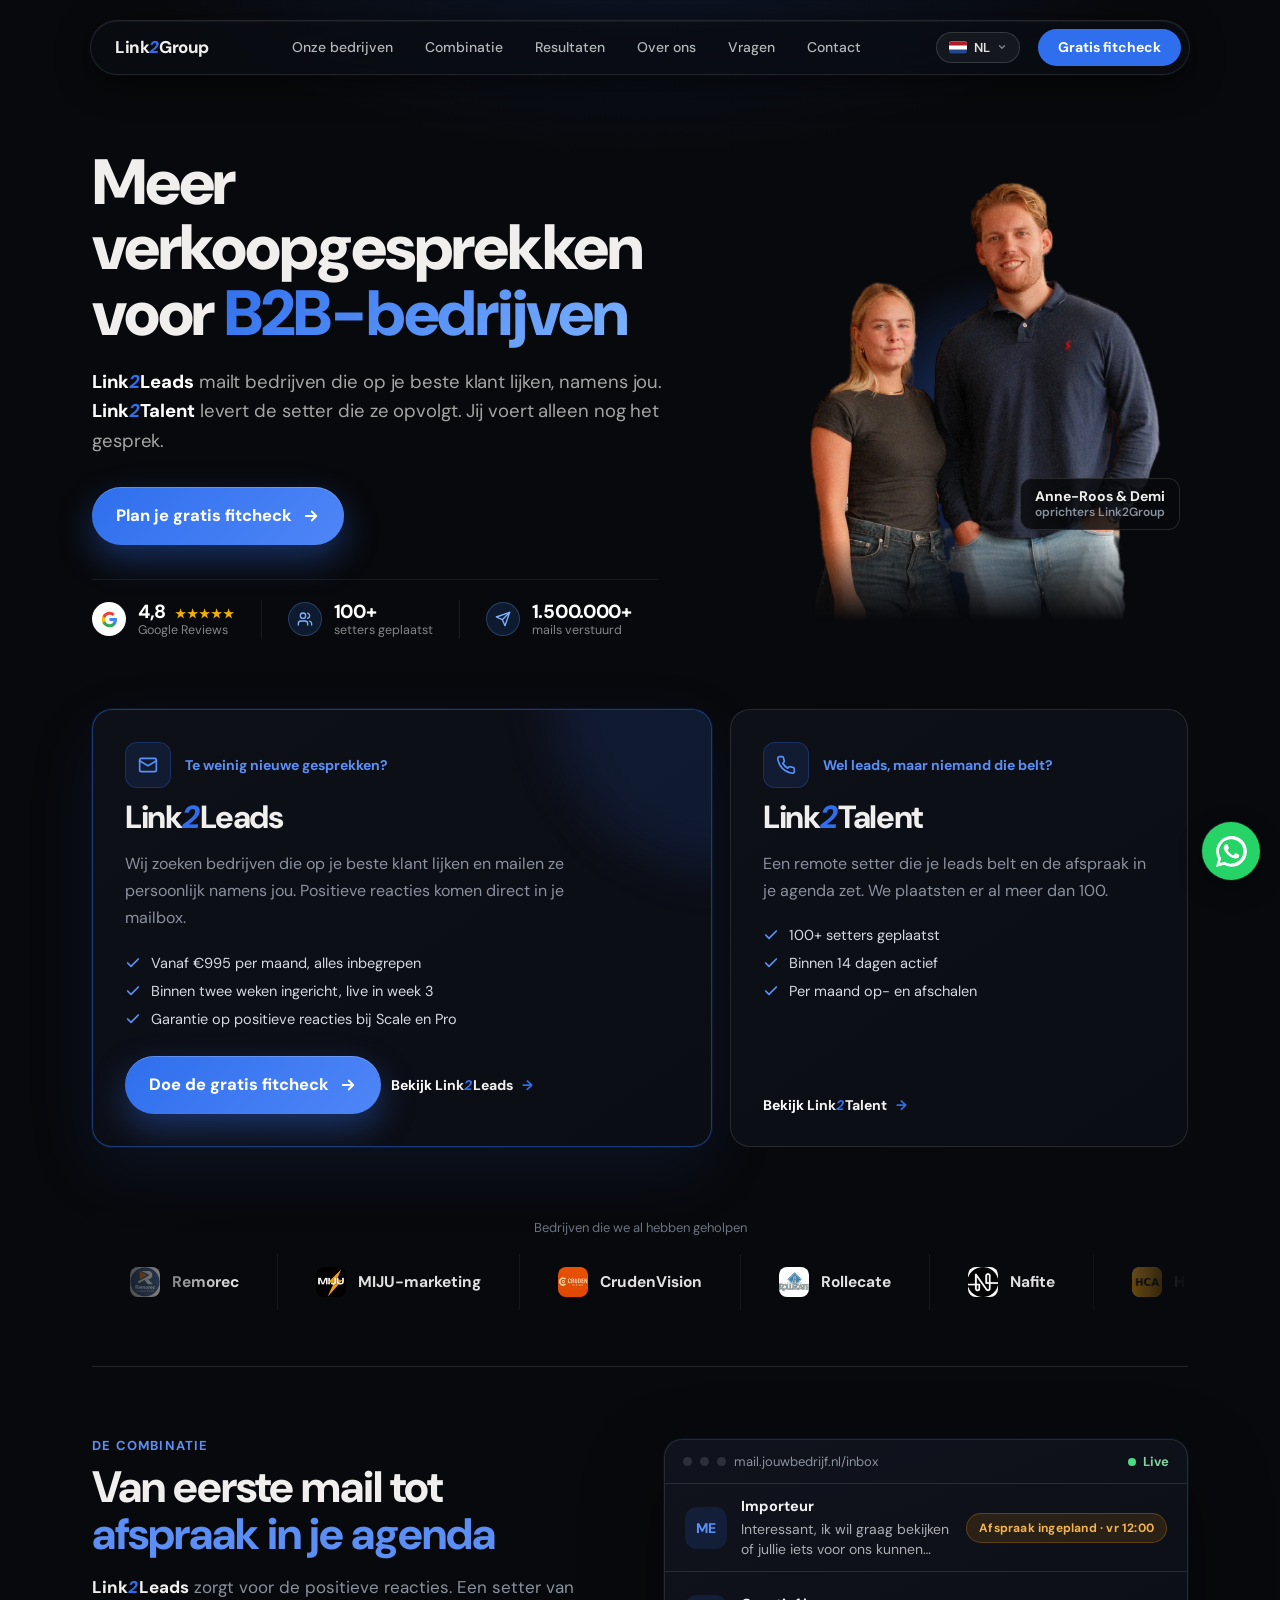
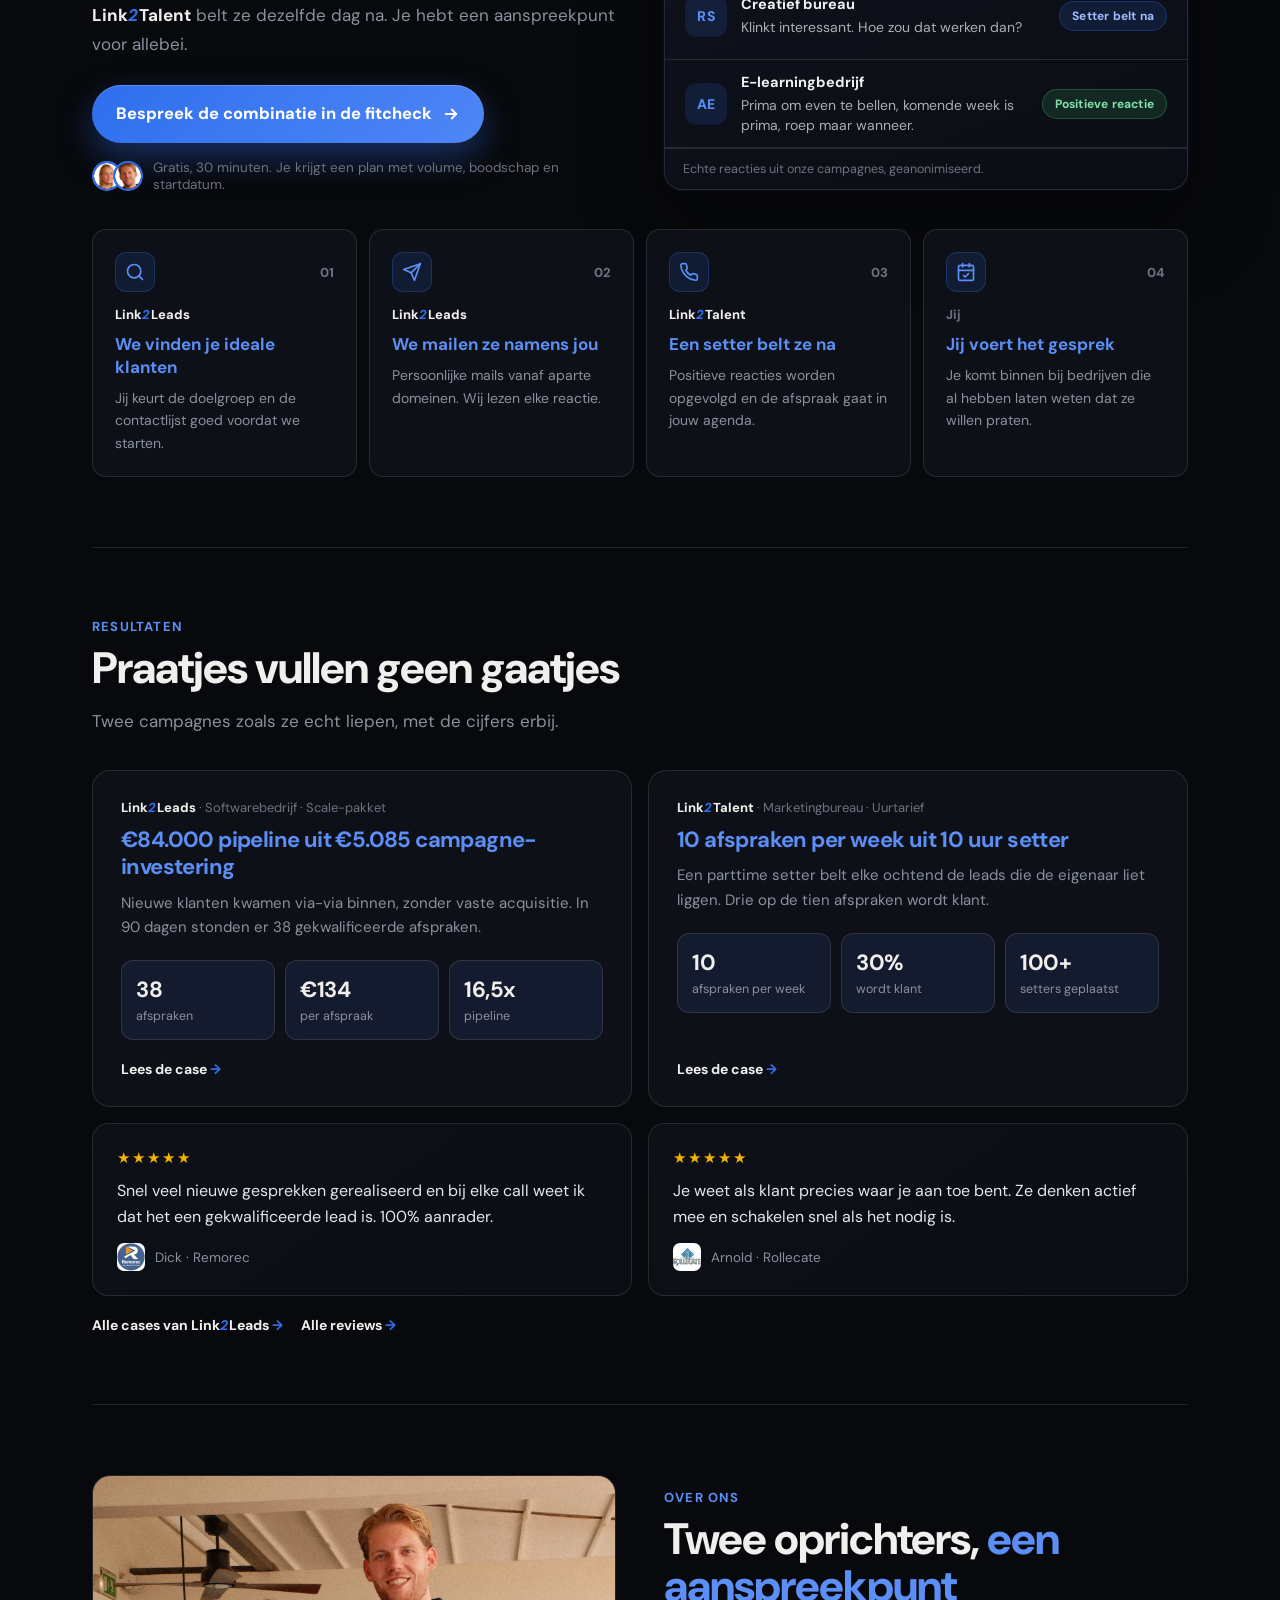
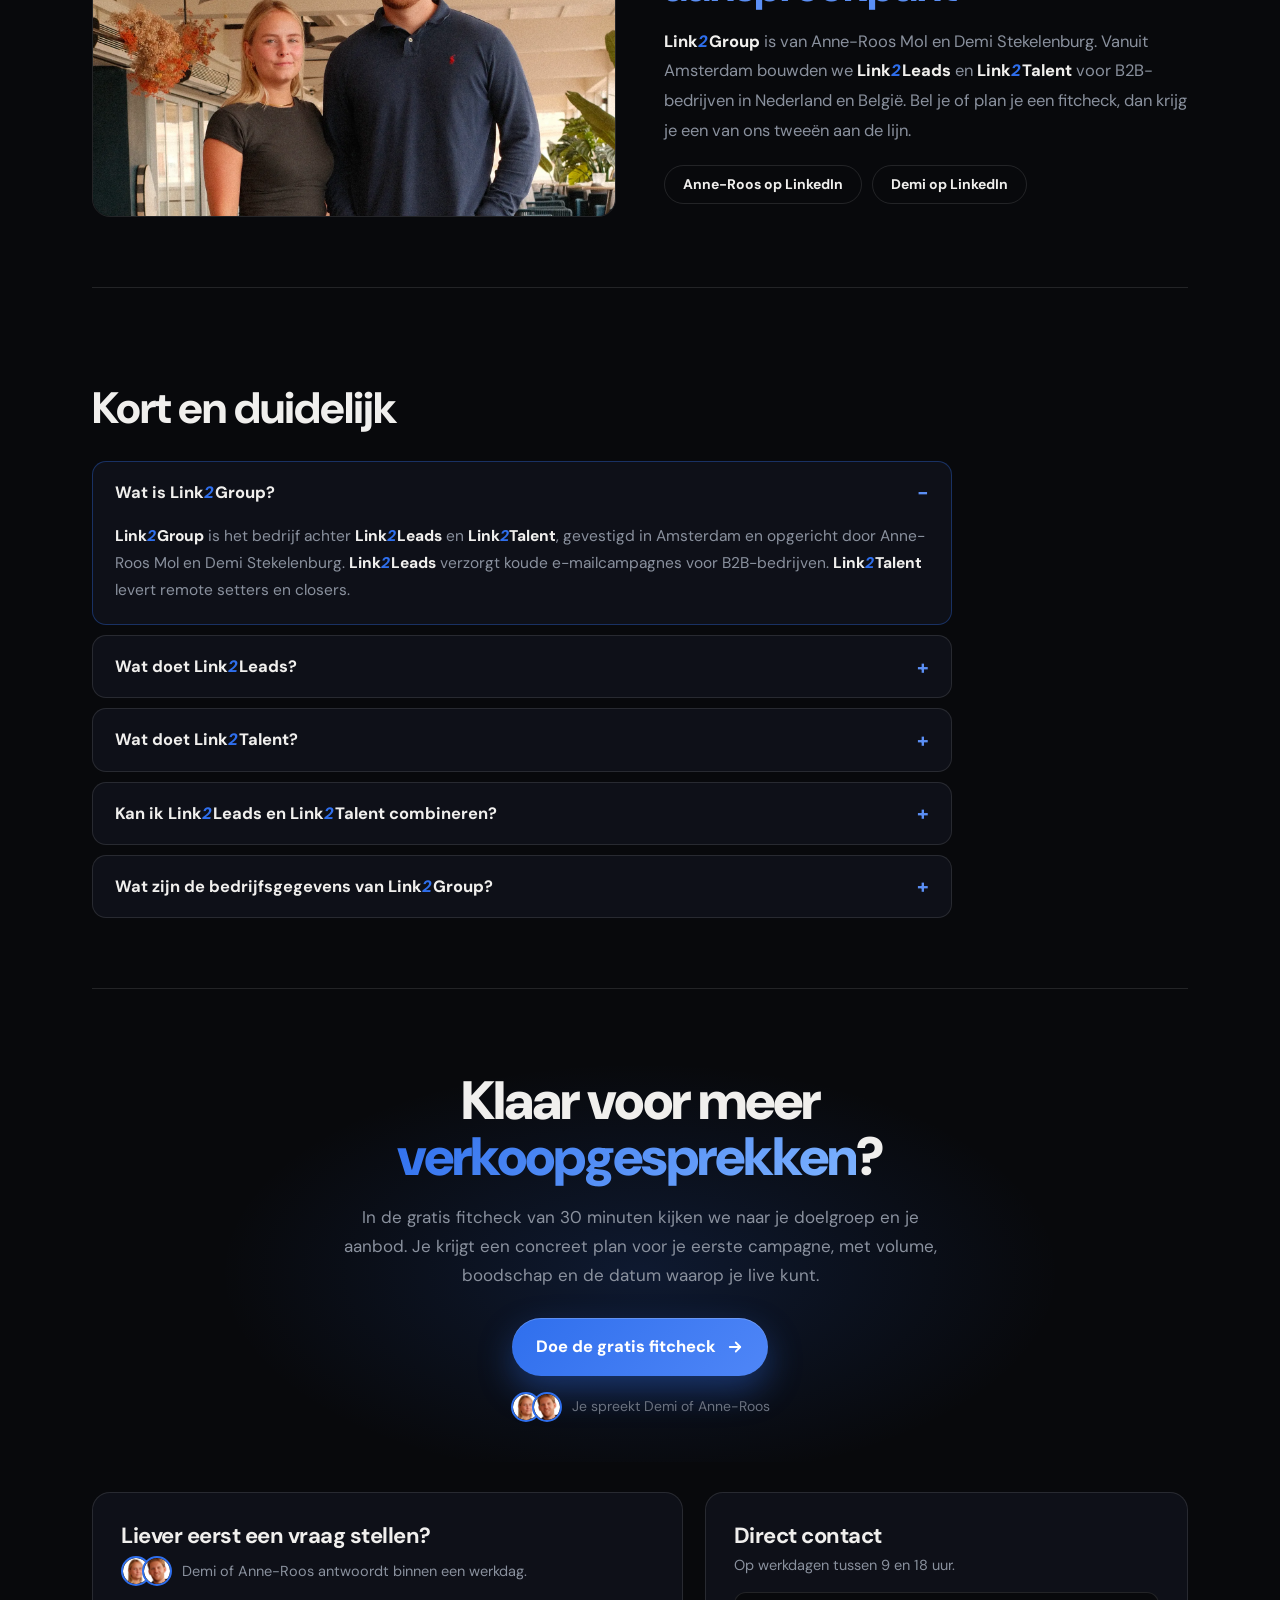
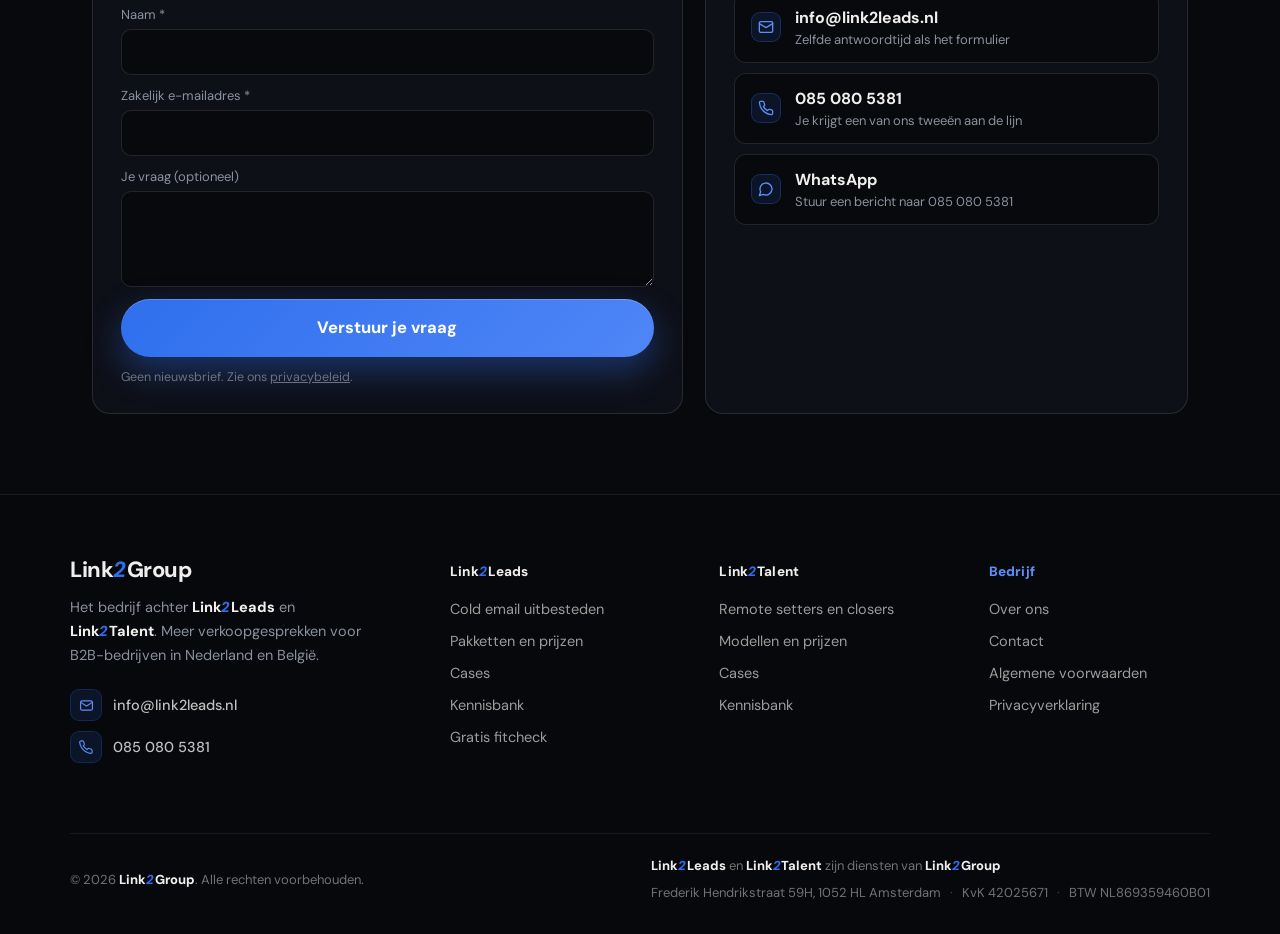
<file: index.html>
<!DOCTYPE html>
<html lang="nl">
<head>
  <meta charset="UTF-8">
  <meta name="viewport" content="width=device-width, initial-scale=1.0">
  <title>Link2Group | Het bedrijf achter Link2Leads en Link2Talent</title>
  <meta name="description" content="Link2Group (Amsterdam) is het bedrijf achter Link2Leads, koude e-mailcampagnes vanaf €995 per maand, en Link2Talent, met 100+ setters geplaatst.">
  <meta name="robots" content="index, follow, max-image-preview:large, max-snippet:-1">
  <meta name="author" content="Link2Group">
  <link rel="canonical" href="https://www.link2group.nl/">
  <link rel="alternate" hreflang="nl" href="https://www.link2group.nl/">
  <link rel="alternate" hreflang="en" href="https://www.link2group.nl/en">
  <link rel="alternate" hreflang="x-default" href="https://www.link2group.nl/">
  <meta property="og:title" content="Link2Group | Meer verkoopgesprekken voor B2B-bedrijven">
  <meta property="og:description" content="Link2Leads mailt bedrijven die op je beste klant lijken, namens jou. Link2Talent levert de setter die ze opvolgt. 100+ setters geplaatst, 1.500.000+ mails verstuurd.">
  <meta property="og:type" content="website">
  <meta property="og:url" content="https://www.link2group.nl/">
  <meta property="og:image" content="https://www.link2group.nl/og-image.png">
  <meta property="og:image:width" content="1200">
  <meta property="og:image:height" content="630">
  <meta property="og:image:alt" content="Link2Group: Link2Leads en Link2Talent">
  <meta property="og:locale" content="nl_NL">
  <meta property="og:locale:alternate" content="en_GB">
  <meta property="og:site_name" content="Link2Group">
  <meta name="twitter:card" content="summary_large_image">
  <meta name="twitter:title" content="Link2Group | Meer verkoopgesprekken voor B2B-bedrijven">
  <meta name="twitter:description" content="Link2Leads mailt bedrijven die op je beste klant lijken, namens jou. Link2Talent levert de setter die ze opvolgt.">
  <meta name="twitter:image" content="https://www.link2group.nl/og-image.png">
  <meta name="geo.region" content="NL-NH">
  <meta name="geo.placename" content="Amsterdam">
  <meta name="theme-color" content="#08090C">
  <link rel="icon" type="image/png" sizes="32x32" href="/favicon-32.png">
  <link rel="icon" type="image/png" sizes="192x192" href="/favicon-192.png">
  <link rel="apple-touch-icon" sizes="180x180" href="/apple-touch-icon.png">
  <link rel="alternate" type="text/plain" href="/llms.txt" title="Samenvatting voor taalmodellen">
  <link rel="preconnect" href="https://fonts.googleapis.com">
  <link rel="preconnect" href="https://fonts.gstatic.com" crossorigin>
  <link href="https://fonts.googleapis.com/css2?family=DM+Sans:wght@400;500;600;700;800;900&family=Caveat:wght@600&display=swap" rel="stylesheet">
  <link rel="stylesheet" href="/assets/l2-shared.css?v=1">
  <link rel="stylesheet" href="/assets/site.css?v=19">
  <script type="application/ld+json">
{
  "@context": "https://schema.org",
  "@graph": [
    {
      "@type": "Organization",
      "@id": "https://www.link2group.nl/#organization",
      "name": "Link2Group",
      "alternateName": ["Link 2 Group", "Link2Group VOF"],
      "url": "https://www.link2group.nl/",
      "logo": "https://www.link2group.nl/favicon-192.png",
      "image": "https://www.link2group.nl/og-image.png",
      "description": "Link2Group is het Amsterdamse bedrijf achter Link2Leads en Link2Talent. Link2Leads verzorgt koude e-mailcampagnes voor B2B-bedrijven en levert positieve reacties in de mailbox van de klant. Link2Talent koppelt B2B-bedrijven aan remote setters en closers en heeft er meer dan 100 geplaatst.",
      "slogan": "Meer verkoopgesprekken voor B2B-bedrijven",
      "address": {"@type": "PostalAddress", "streetAddress": "Frederik Hendrikstraat 59H", "postalCode": "1052 HL", "addressLocality": "Amsterdam", "addressRegion": "Noord-Holland", "addressCountry": "NL"},
      "email": "info@link2leads.nl",
      "telephone": "+31850805381",
      "vatID": "NL869359460B01",
      "identifier": {"@type": "PropertyValue", "propertyID": "KvK", "value": "42025671"},
      "founder": [{"@id": "https://www.link2group.nl/#demi"}, {"@id": "https://www.link2group.nl/#anne-roos"}],
      "areaServed": [{"@type": "Country", "name": "Nederland"}, {"@type": "Country", "name": "België"}],
      "knowsAbout": ["cold email", "koude e-mailacquisitie", "B2B leadgeneratie", "acquisitie uitbesteden", "appointment setting", "remote setters", "remote closers", "salescapaciteit"],
      "contactPoint": [{"@type": "ContactPoint", "contactType": "sales", "email": "info@link2leads.nl", "telephone": "+31850805381", "url": "https://www.link2leads.nl/book", "availableLanguage": ["nl", "en"]}],
      "subOrganization": [{"@id": "https://www.link2leads.nl/#organization"}, {"@id": "https://www.link2talent.nl/#organization"}]
    },
    {
      "@type": "Organization",
      "@id": "https://www.link2leads.nl/#organization",
      "name": "Link2Leads",
      "url": "https://www.link2leads.nl/",
      "sameAs": ["https://www.link2leads.co/", "https://www.linkedin.com/company/link2leads"],
      "parentOrganization": {"@id": "https://www.link2group.nl/#organization"},
      "description": "Nederlands cold email bureau. Link2Leads zoekt bedrijven die op de beste klant van de opdrachtgever lijken, mailt ze persoonlijk namens de opdrachtgever en stuurt alleen de positieve reacties door. Vanaf 995 euro per maand, live in week 3, 1.500.000+ mails verstuurd.",
      "makesOffer": {"@type": "Offer", "itemOffered": {"@type": "Service", "name": "Koude e-mailcampagnes voor B2B", "serviceType": "Cold email uitbesteden", "areaServed": "NL"}, "priceSpecification": {"@type": "UnitPriceSpecification", "price": "995", "priceCurrency": "EUR", "unitText": "per maand, exclusief btw", "valueAddedTaxIncluded": false}}
    },
    {
      "@type": "Organization",
      "@id": "https://www.link2talent.nl/#organization",
      "name": "Link2Talent",
      "url": "https://www.link2talent.nl/",
      "sameAs": ["https://www.linkedin.com/company/link2talent"],
      "parentOrganization": {"@id": "https://www.link2group.nl/#organization"},
      "description": "Link2Talent koppelt B2B-bedrijven aan Nederlandstalige remote setters en closers. Meer dan 100 setters geplaatst, binnen 14 dagen actief, op uurtarief, performance of seat."
    },
    {"@type": "Person", "@id": "https://www.link2group.nl/#demi", "name": "Demi Stekelenburg", "jobTitle": "Mede-oprichter", "worksFor": {"@id": "https://www.link2group.nl/#organization"}, "sameAs": ["https://nl.linkedin.com/in/demi-stekelenburg-18407a168"]},
    {"@type": "Person", "@id": "https://www.link2group.nl/#anne-roos", "name": "Anne-Roos Mol", "jobTitle": "Mede-oprichter", "worksFor": {"@id": "https://www.link2group.nl/#organization"}, "sameAs": ["https://nl.linkedin.com/in/anne-roos-mol-32a876206"]},
    {"@type": "WebSite", "@id": "https://www.link2group.nl/#website", "url": "https://www.link2group.nl/", "name": "Link2Group", "inLanguage": "nl-NL", "publisher": {"@id": "https://www.link2group.nl/#organization"}},
    {"@type": "WebPage", "@id": "https://www.link2group.nl/#webpage", "url": "https://www.link2group.nl/", "name": "Link2Group | Het bedrijf achter Link2Leads en Link2Talent", "isPartOf": {"@id": "https://www.link2group.nl/#website"}, "about": {"@id": "https://www.link2group.nl/#organization"}, "inLanguage": "nl-NL", "dateModified": "2026-11-05", "primaryImageOfPage": {"@type": "ImageObject", "url": "https://www.link2group.nl/og-image.png", "width": 1200, "height": 630}},
    {
      "@type": "FAQPage",
      "@id": "https://www.link2group.nl/#faq",
      "mainEntity": [
        {"@type": "Question", "name": "Wat is Link2Group?", "acceptedAnswer": {"@type": "Answer", "text": "Link2Group is het bedrijf achter Link2Leads en Link2Talent, gevestigd in Amsterdam en opgericht door Anne-Roos Mol en Demi Stekelenburg. Link2Leads verzorgt koude e-mailcampagnes voor B2B-bedrijven. Link2Talent levert remote setters en closers."}},
        {"@type": "Question", "name": "Wat doet Link2Leads?", "acceptedAnswer": {"@type": "Answer", "text": "Link2Leads zoekt bedrijven die op je beste klant lijken, mailt ze persoonlijk namens jou en stuurt alleen de positieve reacties door naar je mailbox. Pakketten lopen van 995 tot 1.995 euro per maand, exclusief btw. De campagne is binnen twee weken ingericht en gaat in week 3 live."}},
        {"@type": "Question", "name": "Wat doet Link2Talent?", "acceptedAnswer": {"@type": "Answer", "text": "Link2Talent koppelt B2B-bedrijven aan Nederlandstalige remote setters en closers. Er zijn meer dan 100 setters geplaatst. Een setter is binnen 14 dagen actief, op uurtarief, performance of een vaste prijs per seat."}},
        {"@type": "Question", "name": "Kan ik Link2Leads en Link2Talent combineren?", "acceptedAnswer": {"@type": "Answer", "text": "Ja. Link2Leads levert de positieve reacties en een setter van Link2Talent belt ze na en zet de afspraak in je agenda. De combinatie bespreek je in de gratis fitcheck van Link2Leads op link2leads.nl/book."}},
        {"@type": "Question", "name": "Wat zijn de bedrijfsgegevens van Link2Group?", "acceptedAnswer": {"@type": "Answer", "text": "Link2Group, Frederik Hendrikstraat 59H, 1052 HL Amsterdam. KvK 42025671, btw NL869359460B01. Telefoon 085 080 5381, e-mail info@link2leads.nl."}}
      ]
    }
  ]
}
  </script>
</head>
<body>
<nav aria-label="Hoofdmenu" class="l2n">
<div class="l2n-inner">
<a aria-label="Link2Group" class="l2n-logo" href="/"><span class="l2b">Link<i>2</i>Group</span></a>
<ul class="l2n-links"><li><a href="#bedrijven">Onze bedrijven</a></li><li><a href="#combinatie">Combinatie</a></li><li><a href="#resultaten">Resultaten</a></li><li><a href="#over-ons">Over ons</a></li><li><a href="#faq">Vragen</a></li><li><a href="#contact">Contact</a></li></ul>
<div class="l2l-lang l2l-lang-in-nav" role="group" aria-label="Language / Taal"><button type="button" class="l2l-lang-toggle" aria-haspopup="true" aria-expanded="false" title="Nederlands"><svg viewBox="0 0 9 6" class="l2l-flag" aria-hidden="true"><rect width="9" height="6" fill="#21468B"/><rect width="9" height="4" fill="#fff"/><rect width="9" height="2" fill="#AE1C28"/></svg><span class="l2l-lang-lbl">NL</span><svg class="l2l-lang-chev" width="10" height="10" viewBox="0 0 24 24" fill="none" stroke="currentColor" stroke-width="3" stroke-linecap="round" stroke-linejoin="round"><path d="m6 9 6 6 6-6"/></svg></button><div class="l2l-lang-menu"><a class="l2l-lang-btn is-active" href="/" hreflang="nl" lang="nl"><svg viewBox="0 0 9 6" class="l2l-flag" aria-hidden="true"><rect width="9" height="6" fill="#21468B"/><rect width="9" height="4" fill="#fff"/><rect width="9" height="2" fill="#AE1C28"/></svg><span class="l2l-lang-lbl">Nederlands</span></a><a class="l2l-lang-btn" href="/en" hreflang="en" lang="en"><svg viewBox="0 0 60 30" class="l2l-flag" aria-hidden="true"><clipPath id="l2gbb"><rect width="60" height="30"/></clipPath><g clip-path="url(#l2gbb)"><rect width="60" height="30" fill="#012169"/><path d="M0,0 60,30 M60,0 0,30" stroke="#fff" stroke-width="6"/><path d="M0,0 60,30 M60,0 0,30" stroke="#C8102E" stroke-width="4"/><path d="M30,0 V30 M0,15 H60" stroke="#fff" stroke-width="10"/><path d="M30,0 V30 M0,15 H60" stroke="#C8102E" stroke-width="6"/></g></svg><span class="l2l-lang-lbl">English</span></a></div></div>
<a class="l2n-cta" href="https://www.link2leads.nl/book?utm_source=link2group&amp;utm_medium=referral&amp;utm_campaign=nav">Gratis fitcheck</a>
<button aria-controls="l2nMenu" aria-expanded="false" aria-label="Menu openen" class="l2n-burger" id="l2nBurger" type="button"><span></span><span></span><span></span></button>
</div>
</nav>
<div class="l2n-menu" id="l2nMenu"><a href="#bedrijven" onclick="l2nClose()">Onze bedrijven</a><a href="#combinatie" onclick="l2nClose()">Combinatie</a><a href="#resultaten" onclick="l2nClose()">Resultaten</a><a href="#over-ons" onclick="l2nClose()">Over ons</a><a href="#faq" onclick="l2nClose()">Vragen</a><a href="#contact" onclick="l2nClose()">Contact</a><a class="l2n-mcta" href="https://www.link2leads.nl/book?utm_source=link2group&amp;utm_medium=referral&amp;utm_campaign=nav" onclick="l2nClose()">Doe de gratis fitcheck</a></div>
  <div class="wrap">

    <main>
      <section class="hero has-photo"><div class="hero-text">
        <h1>Meer verkoopgesprekken voor <span class="accent">B2B-bedrijven</span></h1>
        <a class="hb-mob" href="#hero-cta"><span class="hb-faces"><img src="/assets/img/face-anne-roos.png?v=3" width="120" height="120" alt="Anne-Roos"><img src="/assets/img/face-demi.png?v=3" width="120" height="120" alt="Demi"></span><span class="hb-hi">Je spreekt ons zelf in de fitcheck</span><svg viewBox="0 0 40 46" width="26" height="30" fill="none" stroke="currentColor" stroke-width="2.6" stroke-linecap="round" stroke-linejoin="round" aria-hidden="true"><path d="M6 4c14 2 18 14 16 34"/><path d="M14 30l8 10 8-10"/></svg></a>
        <p class="lead"><span class="l2b">Link<i>2</i>Leads</span> mailt bedrijven die op je beste klant lijken, namens jou. <span class="l2b">Link<i>2</i>Talent</span> levert de setter die ze opvolgt. Jij voert alleen nog het gesprek.</p>
        <div class="cta" id="hero-cta">
          <a class="btn" href="https://www.link2leads.nl/book?utm_source=link2group&amp;utm_medium=referral&amp;utm_campaign=hero">Plan je gratis fitcheck<svg class="btn-pijl" viewBox="0 0 24 24" fill="none" stroke="currentColor" stroke-width="2.4" stroke-linecap="round" stroke-linejoin="round" aria-hidden="true"><path d="M5 12h14"/><path d="m13 6 6 6-6 6"/></svg></a>
          <small class="with-faces"><span class="faces" aria-hidden="true"><img src="/assets/img/face-anne-roos.png?v=3" width="120" height="120" alt=""><img src="/assets/img/face-demi.png?v=3" width="120" height="120" alt=""></span>30 minuten via Teams, met Demi of Anne-Roos</small>
        </div>
        <div class="stats" aria-label="Kerncijfers">
          <a class="stat" href="#resultaten"><span class="g" aria-hidden="true"><svg viewBox="0 0 24 24"><path d="M22.56 12.25c0-.78-.07-1.53-.2-2.25H12v4.26h5.92c-.26 1.37-1.04 2.53-2.21 3.31v2.77h3.57c2.08-1.92 3.28-4.74 3.28-8.09z" fill="#4285F4"/><path d="M12 23c2.97 0 5.46-.98 7.28-2.66l-3.57-2.77c-.98.66-2.23 1.06-3.71 1.06-2.86 0-5.29-1.93-6.16-4.53H2.18v2.84C3.99 20.53 7.7 23 12 23z" fill="#34A853"/><path d="M5.84 14.09c-.22-.66-.35-1.36-.35-2.09s.13-1.43.35-2.09V7.07H2.18C1.43 8.55 1 10.22 1 12s.43 3.45 1.18 4.93l2.85-2.22.81-.62z" fill="#FBBC05"/><path d="M12 5.38c1.62 0 3.06.56 4.21 1.64l3.15-3.15C17.45 2.09 14.97 1 12 1 7.7 1 3.99 3.47 2.18 7.07l3.66 2.84c.87-2.6 3.3-4.53 6.16-4.53z" fill="#EA4335"/></svg></span><span class="sbody"><b><span data-count="4.8" data-dec="1">4,8</span> <span class="stars" aria-hidden="true">★★★★★</span></b><span>Google Reviews</span></span></a>
          <div class="stat"><span class="ic ic-sm" aria-hidden="true"><svg viewBox="0 0 24 24"><path d="M16 21v-2a4 4 0 0 0-4-4H6a4 4 0 0 0-4 4v2"/><circle cx="9" cy="7" r="4"/><path d="M22 21v-2a4 4 0 0 0-3-3.87"/><path d="M16 3.13a4 4 0 0 1 0 7.75"/></svg></span><span class="sbody"><b><span data-count="100" data-suffix="+">100+</span></b><span>setters geplaatst</span></span></div>
          <div class="stat"><span class="ic ic-sm" aria-hidden="true"><svg viewBox="0 0 24 24"><path d="m22 2-7 20-4-9-9-4z"/><path d="M22 2 11 13"/></svg></span><span class="sbody"><b><span data-count="1500000" data-suffix="+">1.500.000+</span></b><span>mails verstuurd</span></span></div>
        </div>
        </div><div class="hero-photo"><picture><source srcset="/assets/img/oprichters-hero.webp?v=2" type="image/webp"><img src="/assets/img/oprichters-hero.png?v=2" width="625" height="714" alt="Anne-Roos en Demi, de oprichters van Link2Group" fetchpriority="high"></picture><span class="hero-name">Anne-Roos &amp; Demi<small>oprichters Link2Group</small></span></div>
      </section>

      <section class="router" id="bedrijven" aria-label="Onze bedrijven">
        <article class="card main">
          <div class="chead"><span class="ic ic-lg" aria-hidden="true"><svg viewBox="0 0 24 24"><rect x="2" y="4" width="20" height="16" rx="2"/><path d="m22 7-10 6L2 7"/></svg></span><div class="q">Te weinig nieuwe gesprekken?</div></div>
          <h3><span class="l2b">Link<i>2</i>Leads</span></h3>
          <p>Wij zoeken bedrijven die op je beste klant lijken en mailen ze persoonlijk namens jou. Positieve reacties komen direct in je mailbox.</p>
          <ul class="facts">
            <li><svg viewBox="0 0 24 24" aria-hidden="true"><path d="M20 6 9 17l-5-5"/></svg>Vanaf €995 per maand, alles inbegrepen</li>
            <li><svg viewBox="0 0 24 24" aria-hidden="true"><path d="M20 6 9 17l-5-5"/></svg>Binnen twee weken ingericht, live in week 3</li>
            <li><svg viewBox="0 0 24 24" aria-hidden="true"><path d="M20 6 9 17l-5-5"/></svg>Garantie op positieve reacties bij Scale en Pro</li>
          </ul>
          <div class="actions">
            <a class="btn" href="https://www.link2leads.nl/book?utm_source=link2group&amp;utm_medium=referral&amp;utm_campaign=kaart">Doe de gratis fitcheck<svg class="btn-pijl" viewBox="0 0 24 24" fill="none" stroke="currentColor" stroke-width="2.4" stroke-linecap="round" stroke-linejoin="round" aria-hidden="true"><path d="M5 12h14"/><path d="m13 6 6 6-6 6"/></svg></a>
            <a class="more" href="https://www.link2leads.nl/">Bekijk <span class="l2b">Link<i>2</i>Leads</span> <span class="arr">→</span></a>
          </div>
        </article>
        <article class="card">
          <div class="chead"><span class="ic ic-lg" aria-hidden="true"><svg viewBox="0 0 24 24"><path d="M22 16.92v3a2 2 0 0 1-2.18 2 19.79 19.79 0 0 1-8.63-3.07 19.5 19.5 0 0 1-6-6A19.79 19.79 0 0 1 2.12 4.18 2 2 0 0 1 4.11 2h3a2 2 0 0 1 2 1.72c.13.96.36 1.9.7 2.81a2 2 0 0 1-.45 2.11L8.09 9.91a16 16 0 0 0 6 6l1.27-1.27a2 2 0 0 1 2.11-.45c.91.34 1.85.57 2.81.7A2 2 0 0 1 22 16.92z"/></svg></span><div class="q">Wel leads, maar niemand die belt?</div></div>
          <h3><span class="l2b">Link<i>2</i>Talent</span></h3>
          <p>Een remote setter die je leads belt en de afspraak in je agenda zet. We plaatsten er al meer dan 100.</p>
          <ul class="facts">
            <li><svg viewBox="0 0 24 24" aria-hidden="true"><path d="M20 6 9 17l-5-5"/></svg>100+ setters geplaatst</li>
            <li><svg viewBox="0 0 24 24" aria-hidden="true"><path d="M20 6 9 17l-5-5"/></svg>Binnen 14 dagen actief</li>
            <li><svg viewBox="0 0 24 24" aria-hidden="true"><path d="M20 6 9 17l-5-5"/></svg>Per maand op- en afschalen</li>
          </ul>
          <div class="actions">
            <a class="more" href="https://www.link2talent.nl/">Bekijk <span class="l2b">Link<i>2</i>Talent</span> <span class="arr">→</span></a>
          </div>
        </article>
      </section>

      <section class="marquee" aria-label="Bedrijven die we al hebben geholpen">
        <div class="mlabel">Bedrijven die we al hebben geholpen</div>
        <div class="mtrack"><span class="mitem"><img src="/assets/img/logos/remorec-4ad61e9f.jpg" alt="" width="30" height="30" loading="lazy">Remorec</span><span class="mitem"><img src="/assets/img/logos/miju-marketing-b202cb1e.jpg" alt="" width="30" height="30" loading="lazy">MIJU-marketing</span><span class="mitem"><img src="/assets/img/logos/crudenvision-0b21aab9.jpg" alt="" width="30" height="30" loading="lazy">CrudenVision</span><span class="mitem"><img src="/assets/img/logos/rollecate-054d0755.jpg" alt="" width="30" height="30" loading="lazy">Rollecate</span><span class="mitem"><img src="/assets/img/logos/nafite-6cc191e7.jpg" alt="" width="30" height="30" loading="lazy">Nafite</span><span class="mitem"><img src="/assets/img/logos/hca-project-8b896e18.png" alt="" width="30" height="30" loading="lazy">HCA Project</span><span class="mitem"><img src="/assets/img/logos/secudata-509eeb02.png" alt="" width="30" height="30" loading="lazy">Secudata</span><span class="mitem"><img src="/assets/img/logos/van-as-advocaten-2fd3351a.png" alt="" width="30" height="30" loading="lazy">Van As Advocaten</span><span class="mitem"><img src="/assets/img/logos/connessence-938bfc58.png" alt="" width="30" height="30" loading="lazy">Connessence</span><span class="mitem"><img src="/assets/img/logos/micfil-filters-9475ab72.png" alt="" width="30" height="30" loading="lazy">MicFil Filters</span><span class="mitem"><img src="/assets/img/logos/2be-it-9b8bb5d7.png" alt="" width="30" height="30" loading="lazy">2BE IT</span><span class="mitem"><img src="/assets/img/logos/wij-van-werkgeluk-744199af.png" alt="" width="30" height="30" loading="lazy">WIJ van Werkgeluk</span><span aria-hidden="true" style="display:contents"><span class="mitem"><img src="/assets/img/logos/remorec-4ad61e9f.jpg" alt="" width="30" height="30" loading="lazy">Remorec</span><span class="mitem"><img src="/assets/img/logos/miju-marketing-b202cb1e.jpg" alt="" width="30" height="30" loading="lazy">MIJU-marketing</span><span class="mitem"><img src="/assets/img/logos/crudenvision-0b21aab9.jpg" alt="" width="30" height="30" loading="lazy">CrudenVision</span><span class="mitem"><img src="/assets/img/logos/rollecate-054d0755.jpg" alt="" width="30" height="30" loading="lazy">Rollecate</span><span class="mitem"><img src="/assets/img/logos/nafite-6cc191e7.jpg" alt="" width="30" height="30" loading="lazy">Nafite</span><span class="mitem"><img src="/assets/img/logos/hca-project-8b896e18.png" alt="" width="30" height="30" loading="lazy">HCA Project</span><span class="mitem"><img src="/assets/img/logos/secudata-509eeb02.png" alt="" width="30" height="30" loading="lazy">Secudata</span><span class="mitem"><img src="/assets/img/logos/van-as-advocaten-2fd3351a.png" alt="" width="30" height="30" loading="lazy">Van As Advocaten</span><span class="mitem"><img src="/assets/img/logos/connessence-938bfc58.png" alt="" width="30" height="30" loading="lazy">Connessence</span><span class="mitem"><img src="/assets/img/logos/micfil-filters-9475ab72.png" alt="" width="30" height="30" loading="lazy">MicFil Filters</span><span class="mitem"><img src="/assets/img/logos/2be-it-9b8bb5d7.png" alt="" width="30" height="30" loading="lazy">2BE IT</span><span class="mitem"><img src="/assets/img/logos/wij-van-werkgeluk-744199af.png" alt="" width="30" height="30" loading="lazy">WIJ van Werkgeluk</span></span></div>
      </section>

      <section class="section" id="combinatie">
        <div class="combo-top">
          <div>
        <div class="kicker">De combinatie</div>
        <h2>Van eerste mail tot <span class="accent">afspraak in je agenda</span></h2>
        <p class="intro"><span class="l2b">Link<i>2</i>Leads</span> zorgt voor de positieve reacties. Een setter van <span class="l2b">Link<i>2</i>Talent</span> belt ze dezelfde dag na. Je hebt een aanspreekpunt voor allebei.</p>
        <div class="combo-cta">
          <a class="btn" href="https://www.link2leads.nl/book?utm_source=link2group&amp;utm_medium=referral&amp;utm_campaign=combinatie">Bespreek de combinatie in de fitcheck<svg class="btn-pijl" viewBox="0 0 24 24" fill="none" stroke="currentColor" stroke-width="2.4" stroke-linecap="round" stroke-linejoin="round" aria-hidden="true"><path d="M5 12h14"/><path d="m13 6 6 6-6 6"/></svg></a>
          <small class="with-faces"><span class="faces" aria-hidden="true"><img src="/assets/img/face-anne-roos.png?v=3" width="120" height="120" alt=""><img src="/assets/img/face-demi.png?v=3" width="120" height="120" alt=""></span>Gratis, 30 minuten. Je krijgt een plan met volume, boodschap en startdatum.</small>
        </div>
          </div>
          <div class="live" role="img" aria-label="Voorbeeld van binnenkomende reacties">
            <div class="lbar"><span class="url"><i></i><i></i><i></i>mail.jouwbedrijf.nl/inbox</span><span class="dot">Live</span></div>
            <div class="list" id="liveList"></div>
            <div class="lfoot">Echte reacties uit onze campagnes, geanonimiseerd.</div>
          </div>
        </div>
        <div class="steps">
          <div class="step"><div class="stop"><span class="ic ic-md" aria-hidden="true"><svg viewBox="0 0 24 24"><circle cx="11" cy="11" r="8"/><path d="m21 21-4.3-4.3"/></svg></span><span class="n">01</span></div><div class="tag"><span class="l2b">Link<i>2</i>Leads</span></div><h3>We vinden je ideale klanten</h3><p>Jij keurt de doelgroep en de contactlijst goed voordat we starten.</p></div>
          <div class="step"><div class="stop"><span class="ic ic-md" aria-hidden="true"><svg viewBox="0 0 24 24"><path d="m22 2-7 20-4-9-9-4z"/><path d="M22 2 11 13"/></svg></span><span class="n">02</span></div><div class="tag"><span class="l2b">Link<i>2</i>Leads</span></div><h3>We mailen ze namens jou</h3><p>Persoonlijke mails vanaf aparte domeinen. Wij lezen elke reactie.</p></div>
          <div class="step"><div class="stop"><span class="ic ic-md" aria-hidden="true"><svg viewBox="0 0 24 24"><path d="M22 16.92v3a2 2 0 0 1-2.18 2 19.79 19.79 0 0 1-8.63-3.07 19.5 19.5 0 0 1-6-6A19.79 19.79 0 0 1 2.12 4.18 2 2 0 0 1 4.11 2h3a2 2 0 0 1 2 1.72c.13.96.36 1.9.7 2.81a2 2 0 0 1-.45 2.11L8.09 9.91a16 16 0 0 0 6 6l1.27-1.27a2 2 0 0 1 2.11-.45c.91.34 1.85.57 2.81.7A2 2 0 0 1 22 16.92z"/></svg></span><span class="n">03</span></div><div class="tag"><span class="l2b">Link<i>2</i>Talent</span></div><h3>Een setter belt ze na</h3><p>Positieve reacties worden opgevolgd en de afspraak gaat in jouw agenda.</p></div>
          <div class="step"><div class="stop"><span class="ic ic-md" aria-hidden="true"><svg viewBox="0 0 24 24"><rect x="3" y="4" width="18" height="18" rx="2"/><path d="M16 2v4M8 2v4M3 10h18"/><path d="m9 16 2 2 4-4"/></svg></span><span class="n">04</span></div><div class="tag">Jij</div><h3>Jij voert het gesprek</h3><p>Je komt binnen bij bedrijven die al hebben laten weten dat ze willen praten.</p></div>
        </div>
      </section>

      <section class="section" id="resultaten">
        <div class="kicker">Resultaten</div>
        <h2>Praatjes vullen geen gaatjes</h2>
        <p class="intro">Twee campagnes zoals ze echt liepen, met de cijfers erbij.</p>

        <div class="cases">
          <article class="case">
            <div class="meta"><span class="l2b">Link<i>2</i>Leads</span> · Softwarebedrijf · Scale-pakket</div>
            <h3>€84.000 pipeline uit €5.085 campagne-investering</h3>
            <p>Nieuwe klanten kwamen via-via binnen, zonder vaste acquisitie. In 90 dagen stonden er 38 gekwalificeerde afspraken.</p>
            <div class="nums">
              <div class="num"><b>38</b><span>afspraken</span></div>
              <div class="num"><b>€134</b><span>per afspraak</span></div>
              <div class="num"><b>16,5x</b><span>pipeline</span></div>
            </div>
            <a class="more" href="https://www.link2leads.nl/cases/softwarebedrijf">Lees de case <span class="arr">→</span></a>
          </article>
          <article class="case">
            <div class="meta"><span class="l2b">Link<i>2</i>Talent</span> · Marketingbureau · Uurtarief</div>
            <h3>10 afspraken per week uit 10 uur setter</h3>
            <p>Een parttime setter belt elke ochtend de leads die de eigenaar liet liggen. Drie op de tien afspraken wordt klant.</p>
            <div class="nums">
              <div class="num"><b>10</b><span>afspraken per week</span></div>
              <div class="num"><b>30%</b><span>wordt klant</span></div>
              <div class="num"><b>100+</b><span>setters geplaatst</span></div>
            </div>
            <a class="more" href="https://www.link2talent.nl/cases/marketingbureau">Lees de case <span class="arr">→</span></a>
          </article>
        </div>

        <div class="reviews">
          <figure class="review">
            <div class="stars" aria-label="5 van 5 sterren">★★★★★</div>
            <blockquote>Snel veel nieuwe gesprekken gerealiseerd en bij elke call weet ik dat het een gekwalificeerde lead is. 100% aanrader.</blockquote>
            <figcaption class="who"><img src="/assets/img/logos/remorec-4ad61e9f.jpg" alt="" width="28" height="28" loading="lazy">Dick · Remorec</figcaption>
          </figure>
          <figure class="review">
            <div class="stars" aria-label="5 van 5 sterren">★★★★★</div>
            <blockquote>Je weet als klant precies waar je aan toe bent. Ze denken actief mee en schakelen snel als het nodig is.</blockquote>
            <figcaption class="who"><img src="/assets/img/logos/rollecate-054d0755.jpg" alt="" width="28" height="28" loading="lazy">Arnold · Rollecate</figcaption>
          </figure>
        </div>
        <div class="proof-links">
          <a href="https://www.link2leads.nl/cases">Alle cases van <span class="l2b">Link<i>2</i>Leads</span> <span class="arr">→</span></a>
          <a href="https://www.link2leads.nl/#reviews">Alle reviews <span class="arr">→</span></a>
        </div>
      </section>

      <section class="section" id="over-ons">
        <div class="about">
          <figure><picture><source srcset="/assets/img/team.webp" type="image/webp"><img src="/assets/img/team.jpg" alt="Anne-Roos Mol en Demi Stekelenburg, de oprichters van Link2Group" width="900" height="520" loading="lazy"></picture></figure>
          <div>
            <div class="kicker">Over ons</div>
            <h2>Twee oprichters, <span class="accent">een aanspreekpunt</span></h2>
            <p><span class="l2b">Link<i>2</i>Group</span> is van Anne-Roos Mol en Demi Stekelenburg. Vanuit Amsterdam bouwden we <span class="l2b">Link<i>2</i>Leads</span> en <span class="l2b">Link<i>2</i>Talent</span> voor B2B-bedrijven in Nederland en België. Bel je of plan je een fitcheck, dan krijg je een van ons tweeën aan de lijn.</p>
            <div class="people">
              <a class="btn btn-sm btn-ghost" href="https://nl.linkedin.com/in/anne-roos-mol-32a876206" rel="noopener" target="_blank">Anne-Roos op LinkedIn</a>
              <a class="btn btn-sm btn-ghost" href="https://nl.linkedin.com/in/demi-stekelenburg-18407a168" rel="noopener" target="_blank">Demi op LinkedIn</a>
            </div>
          </div>
        </div>
      </section>

      <section class="section" id="faq">
        <div class="kicker">Veelgestelde vragen</div>
        <h2>Kort en duidelijk</h2>
        <div class="faq">
          <details open>
            <summary>Wat is <span class="l2b">Link<i>2</i>Group</span>?</summary>
            <p><span class="l2b">Link<i>2</i>Group</span> is het bedrijf achter <span class="l2b">Link<i>2</i>Leads</span> en <span class="l2b">Link<i>2</i>Talent</span>, gevestigd in Amsterdam en opgericht door Anne-Roos Mol en Demi Stekelenburg. <span class="l2b">Link<i>2</i>Leads</span> verzorgt koude e-mailcampagnes voor B2B-bedrijven. <span class="l2b">Link<i>2</i>Talent</span> levert remote setters en closers.</p>
          </details>
          <details>
            <summary>Wat doet <span class="l2b">Link<i>2</i>Leads</span>?</summary>
            <p><span class="l2b">Link<i>2</i>Leads</span> zoekt bedrijven die op je beste klant lijken, mailt ze persoonlijk namens jou en stuurt alleen de positieve reacties door naar je mailbox. Pakketten lopen van €995 tot €1.995 per maand, exclusief btw. De campagne staat binnen twee weken klaar en gaat in week 3 live. <a href="https://www.link2leads.nl/#pakketten">Bekijk de pakketten</a>.</p>
          </details>
          <details>
            <summary>Wat doet <span class="l2b">Link<i>2</i>Talent</span>?</summary>
            <p><span class="l2b">Link<i>2</i>Talent</span> koppelt B2B-bedrijven aan Nederlandstalige remote setters en closers. We plaatsten er al meer dan 100. Een setter is binnen 14 dagen actief, op uurtarief, performance of een vaste prijs per seat. <a href="https://www.link2talent.nl/#modellen">Bekijk de modellen</a>.</p>
          </details>
          <details>
            <summary>Kan ik <span class="l2b">Link<i>2</i>Leads</span> en <span class="l2b">Link<i>2</i>Talent</span> combineren?</summary>
            <p>Ja. <span class="l2b">Link<i>2</i>Leads</span> levert de positieve reacties en een setter van <span class="l2b">Link<i>2</i>Talent</span> belt ze na en zet de afspraak in je agenda. De combinatie bespreek je in de <a href="https://www.link2leads.nl/book?utm_source=link2group&amp;utm_medium=referral&amp;utm_campaign=faq">gratis fitcheck</a> van <span class="l2b">Link<i>2</i>Leads</span>.</p>
          </details>
          <details>
            <summary>Wat zijn de bedrijfsgegevens van <span class="l2b">Link<i>2</i>Group</span>?</summary>
            <p><span class="l2b">Link<i>2</i>Group</span>, Frederik Hendrikstraat 59H, 1052 HL Amsterdam. KvK 42025671, btw NL869359460B01. Bel 085 080 5381 of mail <a href="mailto:info@link2leads.nl">info@link2leads.nl</a>.</p>
          </details>
        </div>
      </section>

      <section class="closing">
        <div id="stars" aria-hidden="true"></div>
        <h2>Klaar voor meer <span class="accent">verkoopgesprekken</span>?</h2>
        <p>In de gratis fitcheck van 30 minuten kijken we naar je doelgroep en je aanbod. Je krijgt een concreet plan voor je eerste campagne, met volume, boodschap en de datum waarop je live kunt.</p>
        <a class="btn" href="https://www.link2leads.nl/book?utm_source=link2group&amp;utm_medium=referral&amp;utm_campaign=afsluiter">Doe de gratis fitcheck<svg class="btn-pijl" viewBox="0 0 24 24" fill="none" stroke="currentColor" stroke-width="2.4" stroke-linecap="round" stroke-linejoin="round" aria-hidden="true"><path d="M5 12h14"/><path d="m13 6 6 6-6 6"/></svg></a>
        <p class="closing-who with-faces"><span class="faces" aria-hidden="true"><img src="/assets/img/face-anne-roos.png?v=3" width="120" height="120" alt=""><img src="/assets/img/face-demi.png?v=3" width="120" height="120" alt=""></span>Je spreekt Demi of Anne-Roos</p>
      </section>

      <section class="contact" id="contact" aria-label="Contact">
        <div class="panel">
          <h3>Liever eerst een vraag stellen?</h3>
          <p class="sub with-faces"><span class="faces" aria-hidden="true"><img src="/assets/img/face-anne-roos.png?v=3" width="120" height="120" alt=""><img src="/assets/img/face-demi.png?v=3" width="120" height="120" alt=""></span>Demi of Anne-Roos antwoordt binnen een werkdag.</p>
          <form class="form" id="contactForm" novalidate>
            <label>Naam *<input type="text" name="name" autocomplete="name" required maxlength="120"></label>
            <label>Zakelijk e-mailadres *<input type="email" name="email" autocomplete="email" required maxlength="160"></label>
            <label>Je vraag (optioneel)<textarea name="question" maxlength="4000"></textarea></label>
            <label class="hp" aria-hidden="true">Website<input type="text" name="website" tabindex="-1" autocomplete="off"></label>
            <button class="btn" id="cfSubmit" type="submit">Verstuur je vraag</button>
            <div class="cf-msg" id="cfMsg" role="status" aria-live="polite"></div>
            <p class="note">Geen nieuwsbrief. Zie ons <a href="https://www.link2leads.nl/privacy" style="text-decoration:underline">privacybeleid</a>.</p>
          </form>
        </div>
        <div class="panel">
          <h3>Direct contact</h3>
          <p class="sub">Op werkdagen tussen 9 en 18 uur.</p>
          <div class="direct">
            <a href="mailto:info@link2leads.nl"><span class="ic ic-sm" aria-hidden="true"><svg viewBox="0 0 24 24"><rect x="2" y="4" width="20" height="16" rx="2"/><path d="m22 7-10 6L2 7"/></svg></span><span class="dtxt">info@link2leads.nl<small>Zelfde antwoordtijd als het formulier</small></span></a>
            <a href="tel:+31850805381"><span class="ic ic-sm" aria-hidden="true"><svg viewBox="0 0 24 24"><path d="M22 16.92v3a2 2 0 0 1-2.18 2 19.79 19.79 0 0 1-8.63-3.07 19.5 19.5 0 0 1-6-6A19.79 19.79 0 0 1 2.12 4.18 2 2 0 0 1 4.11 2h3a2 2 0 0 1 2 1.72c.13.96.36 1.9.7 2.81a2 2 0 0 1-.45 2.11L8.09 9.91a16 16 0 0 0 6 6l1.27-1.27a2 2 0 0 1 2.11-.45c.91.34 1.85.57 2.81.7A2 2 0 0 1 22 16.92z"/></svg></span><span class="dtxt">085 080 5381<small>Je krijgt een van ons tweeën aan de lijn</small></span></a>
            <a href="https://wa.me/31850805381?text=Hoi%20Link2Group%2C%20ik%20heb%20een%20vraag." rel="noopener" target="_blank"><span class="ic ic-sm" aria-hidden="true"><svg viewBox="0 0 24 24"><path d="M7.9 20A9 9 0 1 0 4 16.1L2 22z"/></svg></span><span class="dtxt">WhatsApp<small>Stuur een bericht naar 085 080 5381</small></span></a>
          </div>
        </div>
      </section>
    </main>

    
  </div>
<footer class="l2f">
<div class="l2f-wrap">
<div class="l2f-top">
<div class="l2f-brand">
<a aria-label="Link2Group" class="l2f-logo" href="/"><span class="l2b">Link<i>2</i>Group</span></a>
<p class="l2f-tag">Het bedrijf achter <span class="l2b">Link<i>2</i>Leads</span> en <span class="l2b">Link<i>2</i>Talent</span>. Meer verkoopgesprekken voor B2B-bedrijven in Nederland en België.</p>
<ul class="l2f-contact">
<li><a href="mailto:info@link2leads.nl"><span class="l2f-ico"><svg aria-hidden="true" fill="none" stroke="currentColor" stroke-linecap="round" stroke-linejoin="round" stroke-width="1.9" viewBox="0 0 24 24"><rect height="15" rx="2.5" width="19" x="2.5" y="4.5"></rect><path d="m3 7 8.13 5.42a1.6 1.6 0 0 0 1.74 0L21 7"></path></svg></span>info@link2leads.nl</a></li>
<li><a href="tel:+31850805381"><span class="l2f-ico"><svg aria-hidden="true" fill="none" stroke="currentColor" stroke-linecap="round" stroke-linejoin="round" stroke-width="1.9" viewBox="0 0 24 24"><path d="M21 16.9v2.6a2 2 0 0 1-2.2 2 19.8 19.8 0 0 1-8.6-3.1 19.4 19.4 0 0 1-6-6A19.8 19.8 0 0 1 1.1 3.7 2 2 0 0 1 3.1 1.5h2.6a2 2 0 0 1 2 1.7c.13.96.36 1.9.7 2.8a2 2 0 0 1-.45 2.1L6.87 9.23a16 16 0 0 0 6 6l1.13-1.13a2 2 0 0 1 2.1-.45c.9.34 1.84.57 2.8.7a2 2 0 0 1 1.7 2.05Z"></path></svg></span>085 080 5381</a></li>
</ul>
</div>
<div>
<div class="l2f-title"><span class="l2b">Link<i>2</i>Leads</span></div>
<ul class="l2f-links"><li><a href="https://www.link2leads.nl/">Cold email uitbesteden</a></li>
            <li><a href="https://www.link2leads.nl/#pakketten">Pakketten en prijzen</a></li>
            <li><a href="https://www.link2leads.nl/cases">Cases</a></li>
            <li><a href="https://www.link2leads.nl/kennis">Kennisbank</a></li>
            <li><a href="https://www.link2leads.nl/book?utm_source=link2group&amp;utm_medium=referral&amp;utm_campaign=footer">Gratis fitcheck</a></li></ul>
</div>
<div>
<div class="l2f-title"><span class="l2b">Link<i>2</i>Talent</span></div>
<ul class="l2f-links"><li><a href="https://www.link2talent.nl/">Remote setters en closers</a></li>
            <li><a href="https://www.link2talent.nl/#modellen">Modellen en prijzen</a></li>
            <li><a href="https://www.link2talent.nl/cases">Cases</a></li>
            <li><a href="https://www.link2talent.nl/kennis">Kennisbank</a></li></ul>
</div>
<div>
<div class="l2f-title">Bedrijf</div>
<ul class="l2f-links"><li><a href="#over-ons">Over ons</a></li>
            <li><a href="#contact">Contact</a></li>
            <li><a href="https://www.link2leads.nl/algemene-voorwaarden">Algemene voorwaarden</a></li>
            <li><a href="https://www.link2leads.nl/privacy">Privacyverklaring</a></li></ul>
</div>
</div>
<div class="l2f-bottom">
<span>&copy; 2026 <span class="l2b">Link<i>2</i>Group</span>. Alle rechten voorbehouden.</span>
<address class="l2f-legal">
<span><span class="l2b">Link<i>2</i>Leads</span> en <span class="l2b">Link<i>2</i>Talent</span> zijn diensten van <span class="l2b">Link<i>2</i>Group</span></span>
<span><span class="l2f-i">Frederik Hendrikstraat 59H, 1052 HL Amsterdam</span><span class="l2f-dot">&middot;</span><span class="l2f-i">KvK 42025671</span><span class="l2f-dot">&middot;</span><span class="l2f-i">BTW NL869359460B01</span></span>
</address>
</div>
</div>
</footer>

  <a id="l2l-fab" href="https://wa.me/31850805381?text=Hoi%20Link2Group%2C%20ik%20heb%20een%20vraag." target="_blank" rel="noopener" title="WhatsApp: 085 080 5381" aria-label="Stuur ons een WhatsApp-bericht"><svg viewBox="0 0 24 24" aria-hidden="true" focusable="false"><path d="M17.47 14.38c-.3-.15-1.76-.87-2.03-.97-.27-.1-.47-.15-.67.15-.2.3-.77.97-.95 1.17-.17.2-.35.22-.65.07-.3-.15-1.27-.47-2.42-1.49-.9-.8-1.5-1.79-1.67-2.09-.18-.3-.02-.47.13-.62.13-.13.3-.35.45-.52.15-.18.2-.3.3-.5.1-.2.05-.37-.02-.52-.08-.15-.68-1.61-.93-2.2-.24-.58-.49-.5-.67-.51h-.57c-.2 0-.52.07-.79.37-.27.3-1.04 1.01-1.04 2.45 0 1.45 1.06 2.85 1.21 3.05.15.2 2.09 3.19 5.06 4.47.71.31 1.26.49 1.69.63.71.23 1.36.2 1.87.12.57-.08 1.76-.72 2.01-1.41.25-.7.25-1.29.17-1.42-.07-.12-.27-.2-.57-.35zM12.04 21.5h-.01c-1.75 0-3.47-.47-4.98-1.36l-.36-.21-3.7.97.99-3.62-.23-.37a9.4 9.4 0 0 1-1.44-5.02c0-5.2 4.24-9.43 9.45-9.43 2.52 0 4.89.98 6.67 2.76a9.37 9.37 0 0 1 2.77 6.68c0 5.2-4.24 9.42-9.43 9.42zM20.5 3.49A11.8 11.8 0 0 0 12.04 0C5.49 0 .16 5.33.16 11.88c0 2.09.55 4.13 1.59 5.93L0 24l6.34-1.66a11.83 11.83 0 0 0 5.69 1.45h.01c6.55 0 11.88-5.33 11.88-11.88 0-3.17-1.24-6.16-3.42-8.42z"/></svg></a>
  <script src="/assets/site.js?v=4" defer></script>
  <script src="/assets/contact.js" defer></script>
</body>
</html>
</file>
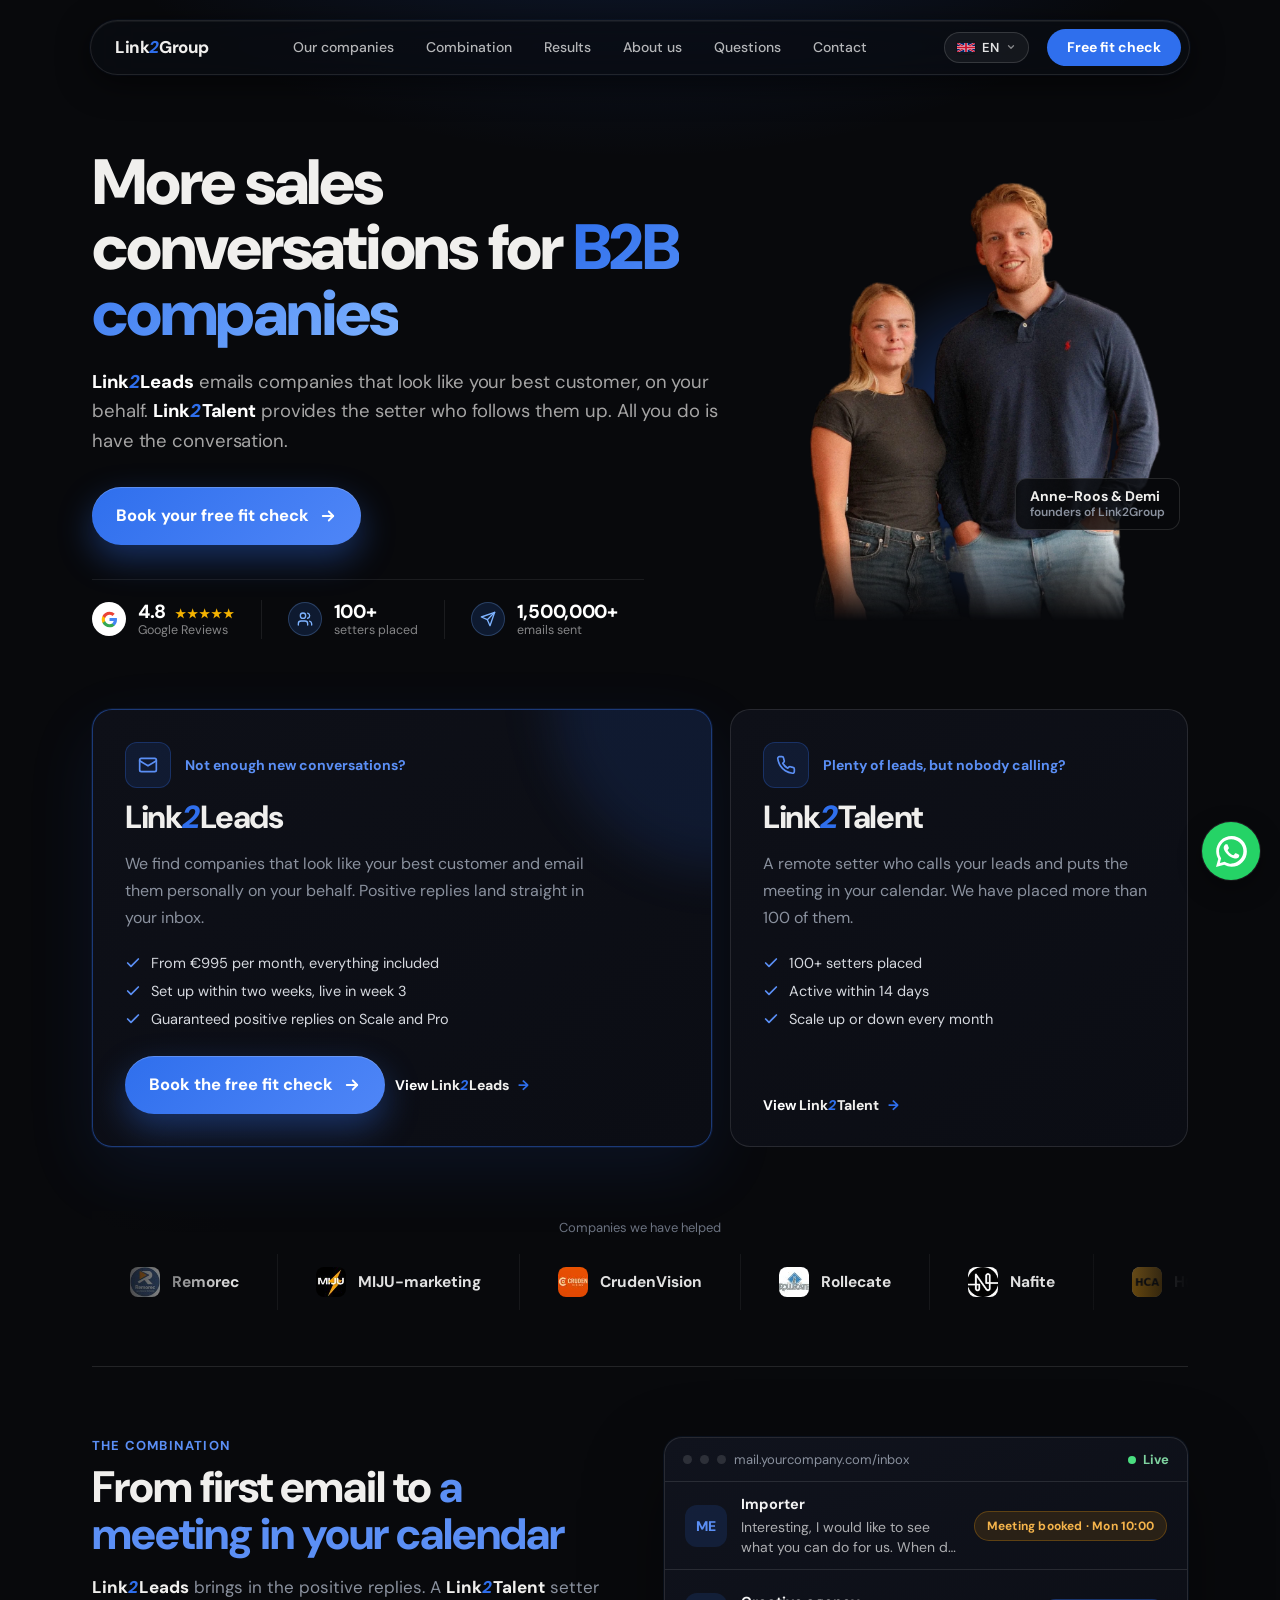
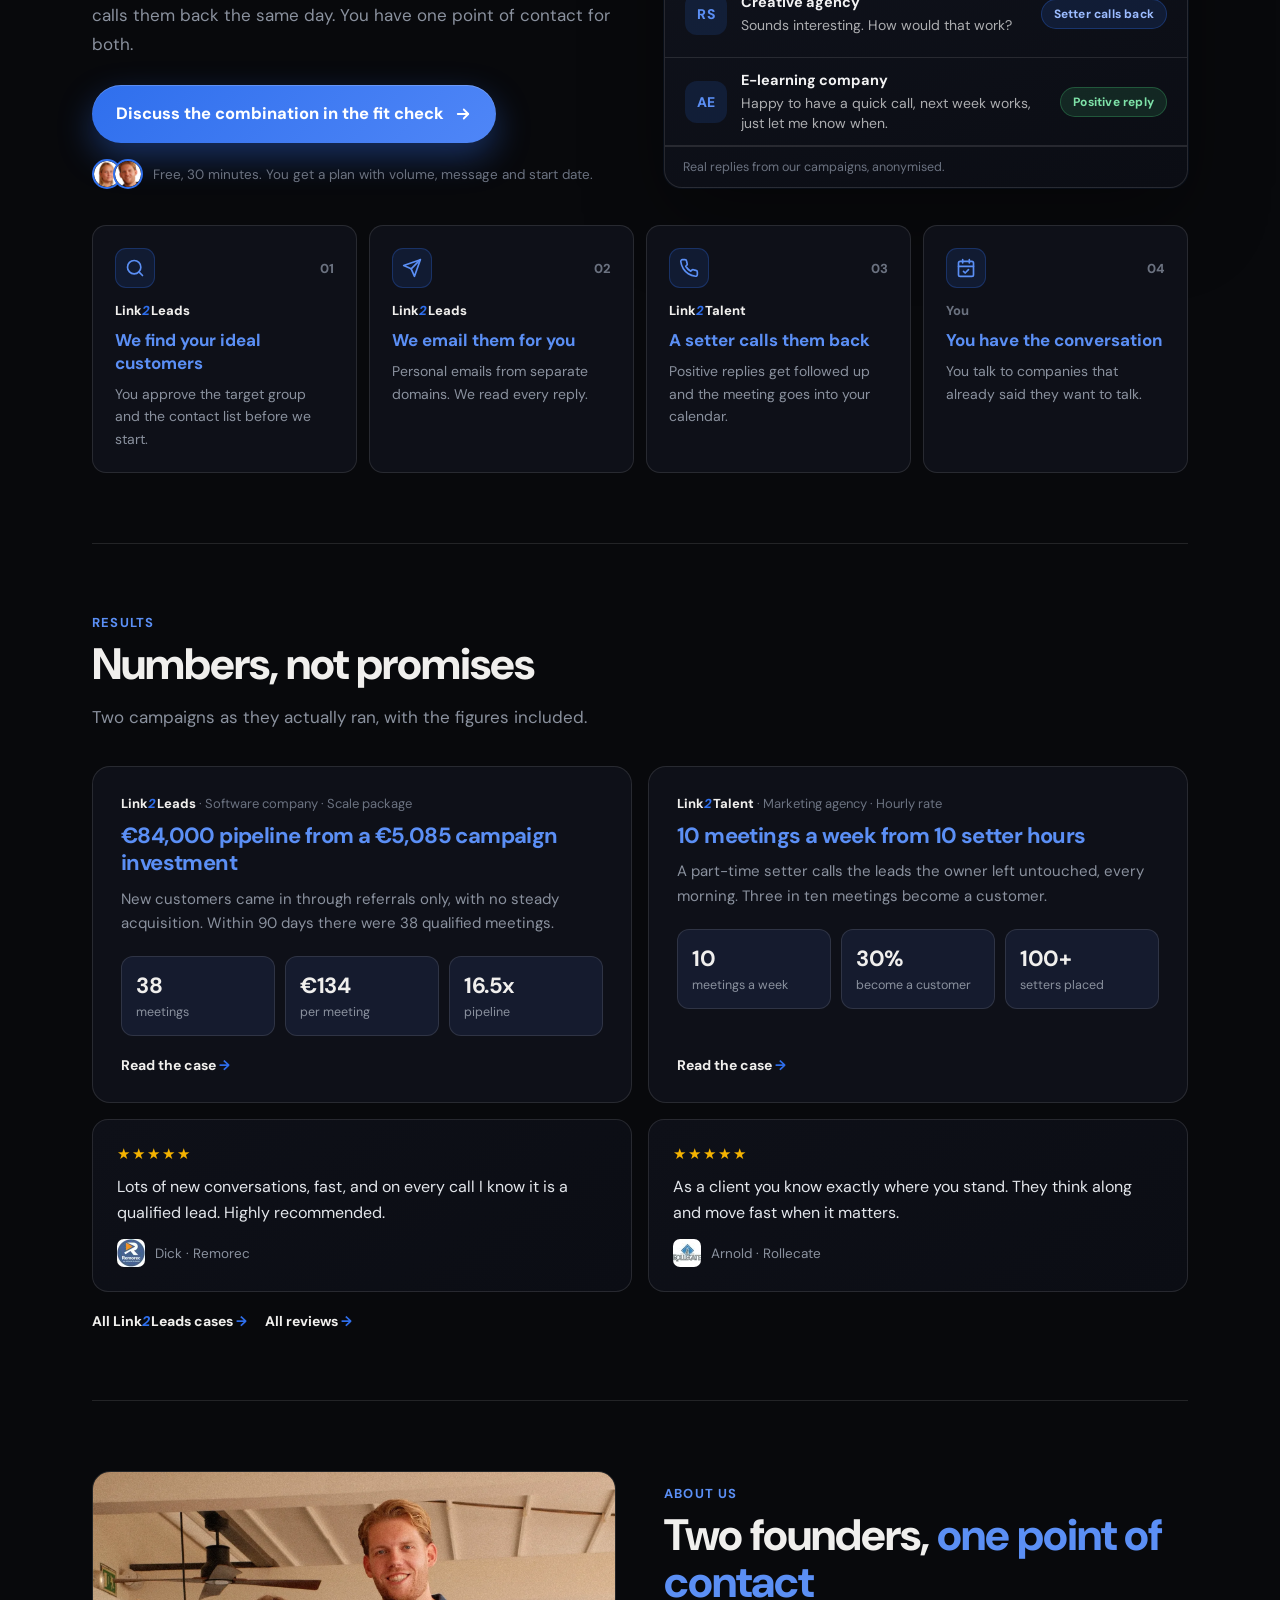
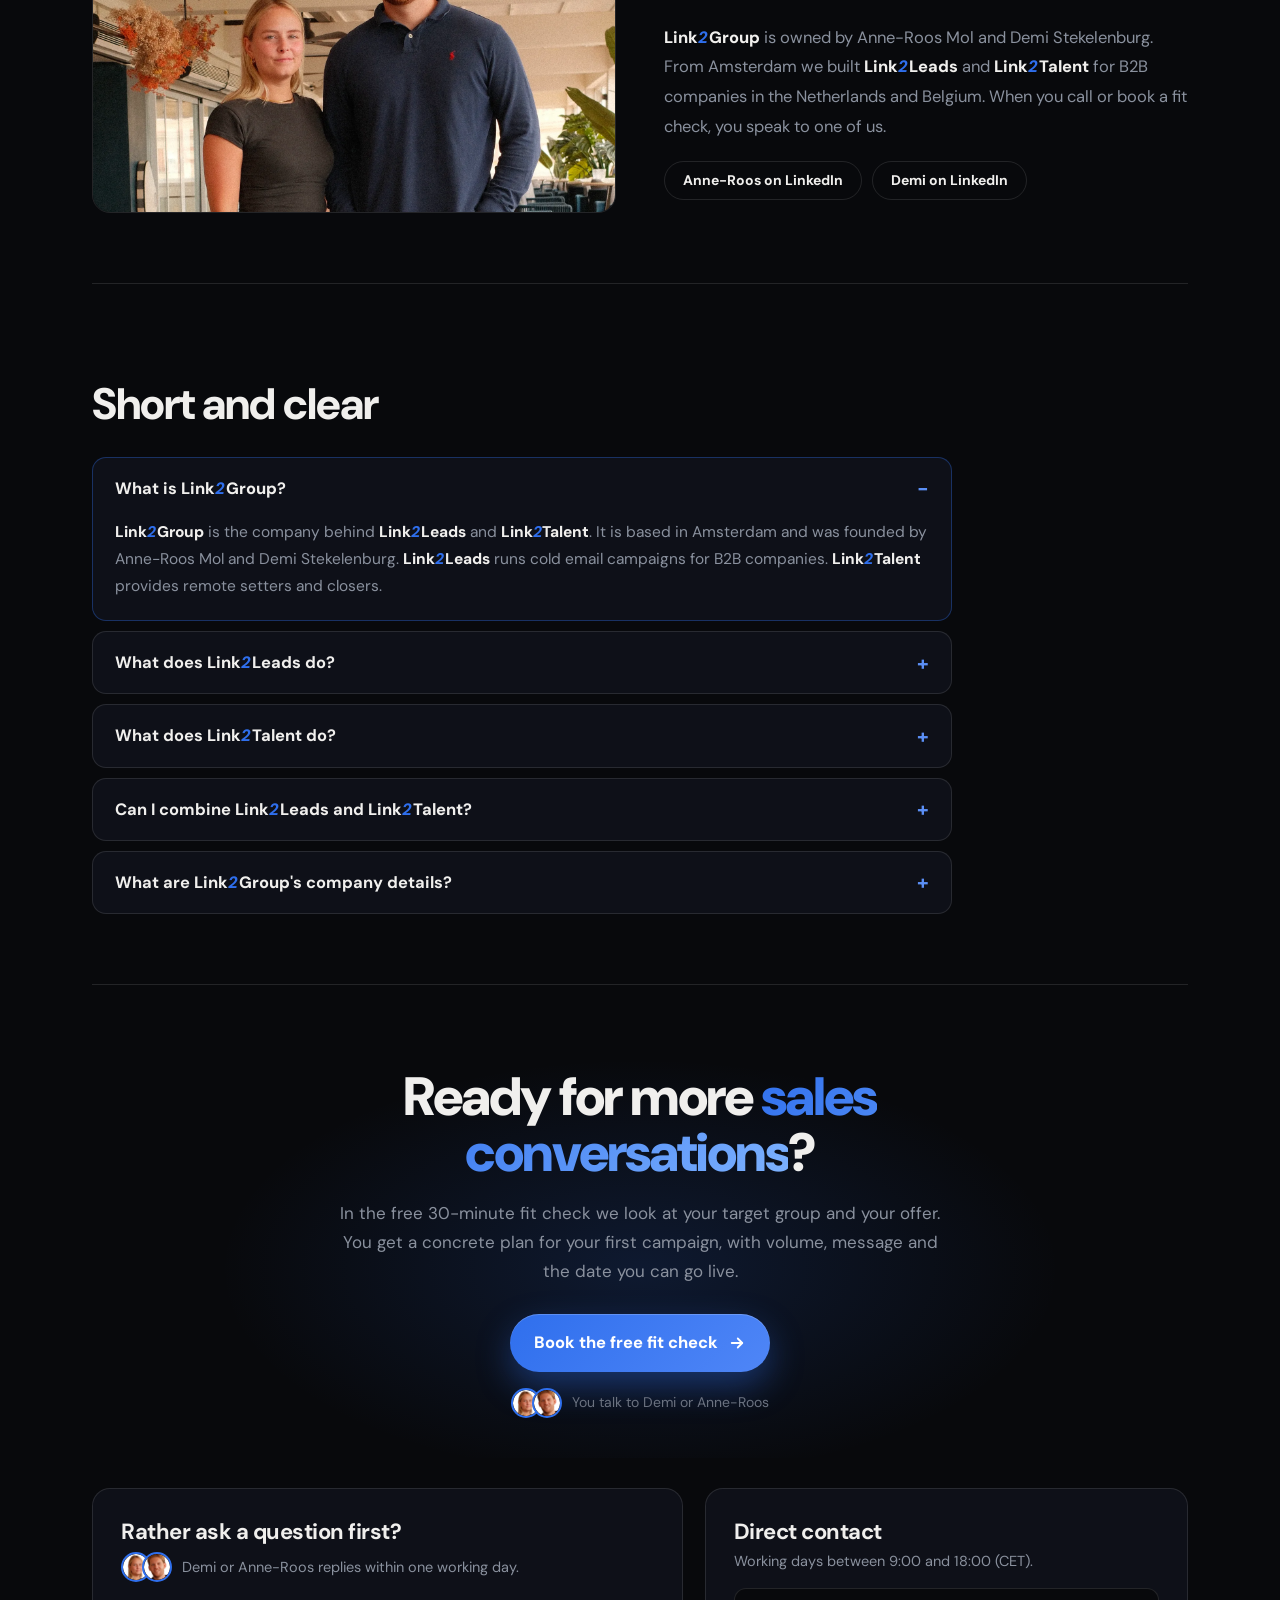
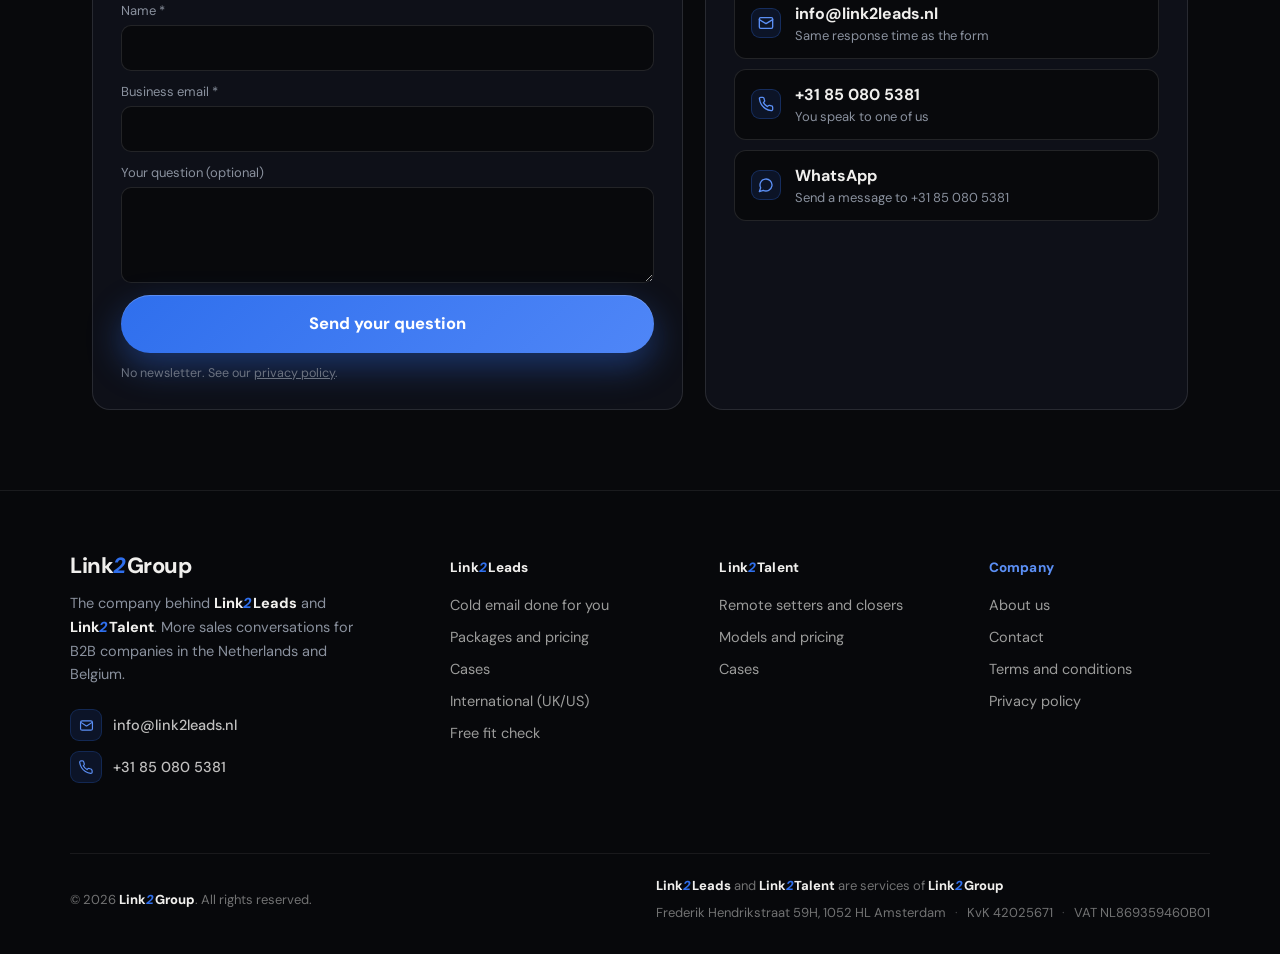
<file: en.html>
<!DOCTYPE html>
<html lang="en">
<head>
  <meta charset="UTF-8">
  <meta name="viewport" content="width=device-width, initial-scale=1.0">
  <title>Link2Group | The company behind Link2Leads and Link2Talent</title>
  <meta name="description" content="Link2Group (Amsterdam) is the company behind Link2Leads, cold email campaigns from €995 a month, and Link2Talent, with 100+ setters placed.">
  <meta name="robots" content="index, follow, max-image-preview:large, max-snippet:-1">
  <meta name="author" content="Link2Group">
  <link rel="canonical" href="https://www.link2group.nl/en">
  <link rel="alternate" hreflang="nl" href="https://www.link2group.nl/">
  <link rel="alternate" hreflang="en" href="https://www.link2group.nl/en">
  <link rel="alternate" hreflang="x-default" href="https://www.link2group.nl/">
  <meta property="og:title" content="Link2Group | More sales conversations for B2B companies">
  <meta property="og:description" content="Link2Leads emails companies that look like your best customer, on your behalf. Link2Talent provides the setter who follows them up. 100+ setters placed, 1,500,000+ emails sent.">
  <meta property="og:type" content="website">
  <meta property="og:url" content="https://www.link2group.nl/en">
  <meta property="og:image" content="https://www.link2group.nl/og-image.png">
  <meta property="og:image:width" content="1200">
  <meta property="og:image:height" content="630">
  <meta property="og:image:alt" content="Link2Group: Link2Leads and Link2Talent">
  <meta property="og:locale" content="en_GB">
  <meta property="og:locale:alternate" content="nl_NL">
  <meta property="og:site_name" content="Link2Group">
  <meta name="twitter:card" content="summary_large_image">
  <meta name="twitter:title" content="Link2Group | More sales conversations for B2B companies">
  <meta name="twitter:description" content="Link2Leads emails companies that look like your best customer, on your behalf. Link2Talent provides the setter who follows them up.">
  <meta name="twitter:image" content="https://www.link2group.nl/og-image.png">
  <meta name="geo.region" content="NL-NH">
  <meta name="geo.placename" content="Amsterdam">
  <meta name="theme-color" content="#08090C">
  <link rel="icon" type="image/png" sizes="32x32" href="/favicon-32.png">
  <link rel="icon" type="image/png" sizes="192x192" href="/favicon-192.png">
  <link rel="apple-touch-icon" sizes="180x180" href="/apple-touch-icon.png">
  <link rel="alternate" type="text/plain" href="/llms.txt" title="Summary for language models">
  <link rel="preconnect" href="https://fonts.googleapis.com">
  <link rel="preconnect" href="https://fonts.gstatic.com" crossorigin>
  <link href="https://fonts.googleapis.com/css2?family=DM+Sans:wght@400;500;600;700;800;900&family=Caveat:wght@600&display=swap" rel="stylesheet">
  <link rel="stylesheet" href="/assets/l2-shared.css?v=1">
  <link rel="stylesheet" href="/assets/site.css?v=19">
  <script type="application/ld+json">
{
  "@context": "https://schema.org",
  "@graph": [
    {"@type": "WebPage", "@id": "https://www.link2group.nl/en#webpage", "url": "https://www.link2group.nl/en", "name": "Link2Group | The company behind Link2Leads and Link2Talent", "isPartOf": {"@id": "https://www.link2group.nl/#website"}, "about": {"@id": "https://www.link2group.nl/#organization"}, "inLanguage": "en", "dateModified": "2026-11-05"},
    {
      "@type": "Organization",
      "@id": "https://www.link2group.nl/#organization",
      "name": "Link2Group",
      "url": "https://www.link2group.nl/",
      "logo": "https://www.link2group.nl/favicon-192.png",
      "description": "Link2Group is the Amsterdam company behind Link2Leads and Link2Talent. Link2Leads runs cold email campaigns for B2B companies and delivers positive replies to the client's inbox. Link2Talent matches B2B companies with remote setters and closers and has placed more than 100 of them.",
      "address": {"@type": "PostalAddress", "streetAddress": "Frederik Hendrikstraat 59H", "postalCode": "1052 HL", "addressLocality": "Amsterdam", "addressCountry": "NL"},
      "email": "info@link2leads.nl",
      "telephone": "+31850805381",
      "vatID": "NL869359460B01",
      "identifier": {"@type": "PropertyValue", "propertyID": "KvK", "value": "42025671"}
    },
    {
      "@type": "FAQPage",
      "@id": "https://www.link2group.nl/en#faq",
      "inLanguage": "en",
      "mainEntity": [
        {"@type": "Question", "name": "What is Link2Group?", "acceptedAnswer": {"@type": "Answer", "text": "Link2Group is the company behind Link2Leads and Link2Talent. It is based in Amsterdam and was founded by Anne-Roos Mol and Demi Stekelenburg. Link2Leads runs cold email campaigns for B2B companies. Link2Talent provides remote setters and closers."}},
        {"@type": "Question", "name": "What does Link2Leads do?", "acceptedAnswer": {"@type": "Answer", "text": "Link2Leads finds companies that look like your best customer, emails them personally on your behalf and forwards only the positive replies to your inbox. Packages range from 995 to 1,995 euros per month, excluding VAT. The campaign is set up within two weeks and goes live in week 3."}},
        {"@type": "Question", "name": "What does Link2Talent do?", "acceptedAnswer": {"@type": "Answer", "text": "Link2Talent matches B2B companies with Dutch-speaking remote setters and closers. More than 100 setters have been placed. A setter is active within 14 days, on an hourly rate, performance basis or a fixed price per seat."}},
        {"@type": "Question", "name": "Can I combine Link2Leads and Link2Talent?", "acceptedAnswer": {"@type": "Answer", "text": "Yes. Link2Leads delivers the positive replies and a Link2Talent setter calls them back and books the meeting in your calendar. You discuss the combination in the free Link2Leads fit check at link2leads.nl/book."}},
        {"@type": "Question", "name": "What are Link2Group's company details?", "acceptedAnswer": {"@type": "Answer", "text": "Link2Group, Frederik Hendrikstraat 59H, 1052 HL Amsterdam, the Netherlands. Chamber of Commerce (KvK) 42025671, VAT NL869359460B01. Phone +31 85 080 5381, email info@link2leads.nl."}}
      ]
    }
  ]
}
  </script>
</head>
<body>
<nav aria-label="Main menu" class="l2n">
<div class="l2n-inner">
<a aria-label="Link2Group" class="l2n-logo" href="/en"><span class="l2b">Link<i>2</i>Group</span></a>
<ul class="l2n-links"><li><a href="#companies">Our companies</a></li><li><a href="#combination">Combination</a></li><li><a href="#results">Results</a></li><li><a href="#about">About us</a></li><li><a href="#faq">Questions</a></li><li><a href="#contact">Contact</a></li></ul>
<div class="l2l-lang l2l-lang-in-nav" role="group" aria-label="Language / Taal"><button type="button" class="l2l-lang-toggle" aria-haspopup="true" aria-expanded="false" title="English"><svg viewBox="0 0 60 30" class="l2l-flag" aria-hidden="true"><clipPath id="l2gbt"><rect width="60" height="30"/></clipPath><g clip-path="url(#l2gbt)"><rect width="60" height="30" fill="#012169"/><path d="M0,0 60,30 M60,0 0,30" stroke="#fff" stroke-width="6"/><path d="M0,0 60,30 M60,0 0,30" stroke="#C8102E" stroke-width="4"/><path d="M30,0 V30 M0,15 H60" stroke="#fff" stroke-width="10"/><path d="M30,0 V30 M0,15 H60" stroke="#C8102E" stroke-width="6"/></g></svg><span class="l2l-lang-lbl">EN</span><svg class="l2l-lang-chev" width="10" height="10" viewBox="0 0 24 24" fill="none" stroke="currentColor" stroke-width="3" stroke-linecap="round" stroke-linejoin="round"><path d="m6 9 6 6 6-6"/></svg></button><div class="l2l-lang-menu"><a class="l2l-lang-btn" href="/" hreflang="nl" lang="nl"><svg viewBox="0 0 9 6" class="l2l-flag" aria-hidden="true"><rect width="9" height="6" fill="#21468B"/><rect width="9" height="4" fill="#fff"/><rect width="9" height="2" fill="#AE1C28"/></svg><span class="l2l-lang-lbl">Nederlands</span></a><a class="l2l-lang-btn is-active" href="/en" hreflang="en" lang="en"><svg viewBox="0 0 60 30" class="l2l-flag" aria-hidden="true"><clipPath id="l2gbb"><rect width="60" height="30"/></clipPath><g clip-path="url(#l2gbb)"><rect width="60" height="30" fill="#012169"/><path d="M0,0 60,30 M60,0 0,30" stroke="#fff" stroke-width="6"/><path d="M0,0 60,30 M60,0 0,30" stroke="#C8102E" stroke-width="4"/><path d="M30,0 V30 M0,15 H60" stroke="#fff" stroke-width="10"/><path d="M30,0 V30 M0,15 H60" stroke="#C8102E" stroke-width="6"/></g></svg><span class="l2l-lang-lbl">English</span></a></div></div>
<a class="l2n-cta" href="https://www.link2leads.nl/book?utm_source=link2group&amp;utm_medium=referral&amp;utm_campaign=nav-en">Free fit check</a>
<button aria-controls="l2nMenu" aria-expanded="false" aria-label="Open menu" class="l2n-burger" id="l2nBurger" type="button"><span></span><span></span><span></span></button>
</div>
</nav>
<div class="l2n-menu" id="l2nMenu"><a href="#companies" onclick="l2nClose()">Our companies</a><a href="#combination" onclick="l2nClose()">Combination</a><a href="#results" onclick="l2nClose()">Results</a><a href="#about" onclick="l2nClose()">About us</a><a href="#faq" onclick="l2nClose()">Questions</a><a href="#contact" onclick="l2nClose()">Contact</a><a class="l2n-mcta" href="https://www.link2leads.nl/book?utm_source=link2group&amp;utm_medium=referral&amp;utm_campaign=nav-en" onclick="l2nClose()">Book the free fit check</a></div>
  <div class="wrap">

    <main>
      <section class="hero has-photo"><div class="hero-text">
        <h1>More sales conversations for <span class="accent">B2B companies</span></h1>
        <a class="hb-mob" href="#hero-cta"><span class="hb-faces"><img src="/assets/img/face-anne-roos.png?v=3" width="120" height="120" alt="Anne-Roos"><img src="/assets/img/face-demi.png?v=3" width="120" height="120" alt="Demi"></span><span class="hb-hi">You talk to us in the fit check</span><svg viewBox="0 0 40 46" width="26" height="30" fill="none" stroke="currentColor" stroke-width="2.6" stroke-linecap="round" stroke-linejoin="round" aria-hidden="true"><path d="M6 4c14 2 18 14 16 34"/><path d="M14 30l8 10 8-10"/></svg></a>
        <p class="lead"><span class="l2b">Link<i>2</i>Leads</span> emails companies that look like your best customer, on your behalf. <span class="l2b">Link<i>2</i>Talent</span> provides the setter who follows them up. All you do is have the conversation.</p>
        <div class="cta" id="hero-cta">
          <a class="btn" href="https://www.link2leads.nl/book?utm_source=link2group&amp;utm_medium=referral&amp;utm_campaign=hero-en">Book your free fit check<svg class="btn-pijl" viewBox="0 0 24 24" fill="none" stroke="currentColor" stroke-width="2.4" stroke-linecap="round" stroke-linejoin="round" aria-hidden="true"><path d="M5 12h14"/><path d="m13 6 6 6-6 6"/></svg></a>
          <small class="with-faces"><span class="faces" aria-hidden="true"><img src="/assets/img/face-anne-roos.png?v=3" width="120" height="120" alt=""><img src="/assets/img/face-demi.png?v=3" width="120" height="120" alt=""></span>30 minutes on Teams, with Demi or Anne-Roos</small>
        </div>
        <div class="stats" aria-label="Key figures">
          <a class="stat" href="#results"><span class="g" aria-hidden="true"><svg viewBox="0 0 24 24"><path d="M22.56 12.25c0-.78-.07-1.53-.2-2.25H12v4.26h5.92c-.26 1.37-1.04 2.53-2.21 3.31v2.77h3.57c2.08-1.92 3.28-4.74 3.28-8.09z" fill="#4285F4"/><path d="M12 23c2.97 0 5.46-.98 7.28-2.66l-3.57-2.77c-.98.66-2.23 1.06-3.71 1.06-2.86 0-5.29-1.93-6.16-4.53H2.18v2.84C3.99 20.53 7.7 23 12 23z" fill="#34A853"/><path d="M5.84 14.09c-.22-.66-.35-1.36-.35-2.09s.13-1.43.35-2.09V7.07H2.18C1.43 8.55 1 10.22 1 12s.43 3.45 1.18 4.93l2.85-2.22.81-.62z" fill="#FBBC05"/><path d="M12 5.38c1.62 0 3.06.56 4.21 1.64l3.15-3.15C17.45 2.09 14.97 1 12 1 7.7 1 3.99 3.47 2.18 7.07l3.66 2.84c.87-2.6 3.3-4.53 6.16-4.53z" fill="#EA4335"/></svg></span><span class="sbody"><b><span data-count="4.8" data-dec="1">4.8</span> <span class="stars" aria-hidden="true">★★★★★</span></b><span>Google Reviews</span></span></a>
          <div class="stat"><span class="ic ic-sm" aria-hidden="true"><svg viewBox="0 0 24 24"><path d="M16 21v-2a4 4 0 0 0-4-4H6a4 4 0 0 0-4 4v2"/><circle cx="9" cy="7" r="4"/><path d="M22 21v-2a4 4 0 0 0-3-3.87"/><path d="M16 3.13a4 4 0 0 1 0 7.75"/></svg></span><span class="sbody"><b><span data-count="100" data-suffix="+">100+</span></b><span>setters placed</span></span></div>
          <div class="stat"><span class="ic ic-sm" aria-hidden="true"><svg viewBox="0 0 24 24"><path d="m22 2-7 20-4-9-9-4z"/><path d="M22 2 11 13"/></svg></span><span class="sbody"><b><span data-count="1500000" data-suffix="+">1,500,000+</span></b><span>emails sent</span></span></div>
        </div>
        </div><div class="hero-photo"><picture><source srcset="/assets/img/oprichters-hero.webp?v=2" type="image/webp"><img src="/assets/img/oprichters-hero.png?v=2" width="625" height="714" alt="Anne-Roos and Demi, the founders of Link2Group" fetchpriority="high"></picture><span class="hero-name">Anne-Roos &amp; Demi<small>founders of Link2Group</small></span></div>
      </section>

      <section class="router" id="companies" aria-label="Our companies">
        <article class="card main">
          <div class="chead"><span class="ic ic-lg" aria-hidden="true"><svg viewBox="0 0 24 24"><rect x="2" y="4" width="20" height="16" rx="2"/><path d="m22 7-10 6L2 7"/></svg></span><div class="q">Not enough new conversations?</div></div>
          <h3><span class="l2b">Link<i>2</i>Leads</span></h3>
          <p>We find companies that look like your best customer and email them personally on your behalf. Positive replies land straight in your inbox.</p>
          <ul class="facts">
            <li><svg viewBox="0 0 24 24" aria-hidden="true"><path d="M20 6 9 17l-5-5"/></svg>From €995 per month, everything included</li>
            <li><svg viewBox="0 0 24 24" aria-hidden="true"><path d="M20 6 9 17l-5-5"/></svg>Set up within two weeks, live in week 3</li>
            <li><svg viewBox="0 0 24 24" aria-hidden="true"><path d="M20 6 9 17l-5-5"/></svg>Guaranteed positive replies on Scale and Pro</li>
          </ul>
          <div class="actions">
            <a class="btn" href="https://www.link2leads.nl/book?utm_source=link2group&amp;utm_medium=referral&amp;utm_campaign=card-en">Book the free fit check<svg class="btn-pijl" viewBox="0 0 24 24" fill="none" stroke="currentColor" stroke-width="2.4" stroke-linecap="round" stroke-linejoin="round" aria-hidden="true"><path d="M5 12h14"/><path d="m13 6 6 6-6 6"/></svg></a>
            <a class="more" href="https://www.link2leads.nl/">View <span class="l2b">Link<i>2</i>Leads</span> <span class="arr">→</span></a>
          </div>
        </article>
        <article class="card">
          <div class="chead"><span class="ic ic-lg" aria-hidden="true"><svg viewBox="0 0 24 24"><path d="M22 16.92v3a2 2 0 0 1-2.18 2 19.79 19.79 0 0 1-8.63-3.07 19.5 19.5 0 0 1-6-6A19.79 19.79 0 0 1 2.12 4.18 2 2 0 0 1 4.11 2h3a2 2 0 0 1 2 1.72c.13.96.36 1.9.7 2.81a2 2 0 0 1-.45 2.11L8.09 9.91a16 16 0 0 0 6 6l1.27-1.27a2 2 0 0 1 2.11-.45c.91.34 1.85.57 2.81.7A2 2 0 0 1 22 16.92z"/></svg></span><div class="q">Plenty of leads, but nobody calling?</div></div>
          <h3><span class="l2b">Link<i>2</i>Talent</span></h3>
          <p>A remote setter who calls your leads and puts the meeting in your calendar. We have placed more than 100 of them.</p>
          <ul class="facts">
            <li><svg viewBox="0 0 24 24" aria-hidden="true"><path d="M20 6 9 17l-5-5"/></svg>100+ setters placed</li>
            <li><svg viewBox="0 0 24 24" aria-hidden="true"><path d="M20 6 9 17l-5-5"/></svg>Active within 14 days</li>
            <li><svg viewBox="0 0 24 24" aria-hidden="true"><path d="M20 6 9 17l-5-5"/></svg>Scale up or down every month</li>
          </ul>
          <div class="actions">
            <a class="more" href="https://www.link2talent.nl/">View <span class="l2b">Link<i>2</i>Talent</span> <span class="arr">→</span></a>
          </div>
        </article>
      </section>

      <section class="marquee" aria-label="Companies we have helped">
        <div class="mlabel">Companies we have helped</div>
        <div class="mtrack"><span class="mitem"><img src="/assets/img/logos/remorec-4ad61e9f.jpg" alt="" width="30" height="30" loading="lazy">Remorec</span><span class="mitem"><img src="/assets/img/logos/miju-marketing-b202cb1e.jpg" alt="" width="30" height="30" loading="lazy">MIJU-marketing</span><span class="mitem"><img src="/assets/img/logos/crudenvision-0b21aab9.jpg" alt="" width="30" height="30" loading="lazy">CrudenVision</span><span class="mitem"><img src="/assets/img/logos/rollecate-054d0755.jpg" alt="" width="30" height="30" loading="lazy">Rollecate</span><span class="mitem"><img src="/assets/img/logos/nafite-6cc191e7.jpg" alt="" width="30" height="30" loading="lazy">Nafite</span><span class="mitem"><img src="/assets/img/logos/hca-project-8b896e18.png" alt="" width="30" height="30" loading="lazy">HCA Project</span><span class="mitem"><img src="/assets/img/logos/secudata-509eeb02.png" alt="" width="30" height="30" loading="lazy">Secudata</span><span class="mitem"><img src="/assets/img/logos/van-as-advocaten-2fd3351a.png" alt="" width="30" height="30" loading="lazy">Van As Advocaten</span><span class="mitem"><img src="/assets/img/logos/connessence-938bfc58.png" alt="" width="30" height="30" loading="lazy">Connessence</span><span class="mitem"><img src="/assets/img/logos/micfil-filters-9475ab72.png" alt="" width="30" height="30" loading="lazy">MicFil Filters</span><span class="mitem"><img src="/assets/img/logos/2be-it-9b8bb5d7.png" alt="" width="30" height="30" loading="lazy">2BE IT</span><span class="mitem"><img src="/assets/img/logos/wij-van-werkgeluk-744199af.png" alt="" width="30" height="30" loading="lazy">WIJ van Werkgeluk</span><span aria-hidden="true" style="display:contents"><span class="mitem"><img src="/assets/img/logos/remorec-4ad61e9f.jpg" alt="" width="30" height="30" loading="lazy">Remorec</span><span class="mitem"><img src="/assets/img/logos/miju-marketing-b202cb1e.jpg" alt="" width="30" height="30" loading="lazy">MIJU-marketing</span><span class="mitem"><img src="/assets/img/logos/crudenvision-0b21aab9.jpg" alt="" width="30" height="30" loading="lazy">CrudenVision</span><span class="mitem"><img src="/assets/img/logos/rollecate-054d0755.jpg" alt="" width="30" height="30" loading="lazy">Rollecate</span><span class="mitem"><img src="/assets/img/logos/nafite-6cc191e7.jpg" alt="" width="30" height="30" loading="lazy">Nafite</span><span class="mitem"><img src="/assets/img/logos/hca-project-8b896e18.png" alt="" width="30" height="30" loading="lazy">HCA Project</span><span class="mitem"><img src="/assets/img/logos/secudata-509eeb02.png" alt="" width="30" height="30" loading="lazy">Secudata</span><span class="mitem"><img src="/assets/img/logos/van-as-advocaten-2fd3351a.png" alt="" width="30" height="30" loading="lazy">Van As Advocaten</span><span class="mitem"><img src="/assets/img/logos/connessence-938bfc58.png" alt="" width="30" height="30" loading="lazy">Connessence</span><span class="mitem"><img src="/assets/img/logos/micfil-filters-9475ab72.png" alt="" width="30" height="30" loading="lazy">MicFil Filters</span><span class="mitem"><img src="/assets/img/logos/2be-it-9b8bb5d7.png" alt="" width="30" height="30" loading="lazy">2BE IT</span><span class="mitem"><img src="/assets/img/logos/wij-van-werkgeluk-744199af.png" alt="" width="30" height="30" loading="lazy">WIJ van Werkgeluk</span></span></div>
      </section>

      <section class="section" id="combination">
        <div class="combo-top">
          <div>
        <div class="kicker">The combination</div>
        <h2>From first email to <span class="accent">a meeting in your calendar</span></h2>
        <p class="intro"><span class="l2b">Link<i>2</i>Leads</span> brings in the positive replies. A <span class="l2b">Link<i>2</i>Talent</span> setter calls them back the same day. You have one point of contact for both.</p>
        <div class="combo-cta">
          <a class="btn" href="https://www.link2leads.nl/book?utm_source=link2group&amp;utm_medium=referral&amp;utm_campaign=combinatie-en">Discuss the combination in the fit check<svg class="btn-pijl" viewBox="0 0 24 24" fill="none" stroke="currentColor" stroke-width="2.4" stroke-linecap="round" stroke-linejoin="round" aria-hidden="true"><path d="M5 12h14"/><path d="m13 6 6 6-6 6"/></svg></a>
          <small class="with-faces"><span class="faces" aria-hidden="true"><img src="/assets/img/face-anne-roos.png?v=3" width="120" height="120" alt=""><img src="/assets/img/face-demi.png?v=3" width="120" height="120" alt=""></span>Free, 30 minutes. You get a plan with volume, message and start date.</small>
        </div>
          </div>
          <div class="live" role="img" aria-label="Example of incoming replies">
            <div class="lbar"><span class="url"><i></i><i></i><i></i>mail.yourcompany.com/inbox</span><span class="dot">Live</span></div>
            <div class="list" id="liveList"></div>
            <div class="lfoot">Real replies from our campaigns, anonymised.</div>
          </div>
        </div>
        <div class="steps">
          <div class="step"><div class="stop"><span class="ic ic-md" aria-hidden="true"><svg viewBox="0 0 24 24"><circle cx="11" cy="11" r="8"/><path d="m21 21-4.3-4.3"/></svg></span><span class="n">01</span></div><div class="tag"><span class="l2b">Link<i>2</i>Leads</span></div><h3>We find your ideal customers</h3><p>You approve the target group and the contact list before we start.</p></div>
          <div class="step"><div class="stop"><span class="ic ic-md" aria-hidden="true"><svg viewBox="0 0 24 24"><path d="m22 2-7 20-4-9-9-4z"/><path d="M22 2 11 13"/></svg></span><span class="n">02</span></div><div class="tag"><span class="l2b">Link<i>2</i>Leads</span></div><h3>We email them for you</h3><p>Personal emails from separate domains. We read every reply.</p></div>
          <div class="step"><div class="stop"><span class="ic ic-md" aria-hidden="true"><svg viewBox="0 0 24 24"><path d="M22 16.92v3a2 2 0 0 1-2.18 2 19.79 19.79 0 0 1-8.63-3.07 19.5 19.5 0 0 1-6-6A19.79 19.79 0 0 1 2.12 4.18 2 2 0 0 1 4.11 2h3a2 2 0 0 1 2 1.72c.13.96.36 1.9.7 2.81a2 2 0 0 1-.45 2.11L8.09 9.91a16 16 0 0 0 6 6l1.27-1.27a2 2 0 0 1 2.11-.45c.91.34 1.85.57 2.81.7A2 2 0 0 1 22 16.92z"/></svg></span><span class="n">03</span></div><div class="tag"><span class="l2b">Link<i>2</i>Talent</span></div><h3>A setter calls them back</h3><p>Positive replies get followed up and the meeting goes into your calendar.</p></div>
          <div class="step"><div class="stop"><span class="ic ic-md" aria-hidden="true"><svg viewBox="0 0 24 24"><rect x="3" y="4" width="18" height="18" rx="2"/><path d="M16 2v4M8 2v4M3 10h18"/><path d="m9 16 2 2 4-4"/></svg></span><span class="n">04</span></div><div class="tag">You</div><h3>You have the conversation</h3><p>You talk to companies that already said they want to talk.</p></div>
        </div>
      </section>

      <section class="section" id="results">
        <div class="kicker">Results</div>
        <h2>Numbers, not promises</h2>
        <p class="intro">Two campaigns as they actually ran, with the figures included.</p>

        <div class="cases">
          <article class="case">
            <div class="meta"><span class="l2b">Link<i>2</i>Leads</span> · Software company · Scale package</div>
            <h3>€84,000 pipeline from a €5,085 campaign investment</h3>
            <p>New customers came in through referrals only, with no steady acquisition. Within 90 days there were 38 qualified meetings.</p>
            <div class="nums">
              <div class="num"><b>38</b><span>meetings</span></div>
              <div class="num"><b>€134</b><span>per meeting</span></div>
              <div class="num"><b>16.5x</b><span>pipeline</span></div>
            </div>
            <a class="more" href="https://www.link2leads.nl/cases/softwarebedrijf">Read the case <span class="arr">→</span></a>
          </article>
          <article class="case">
            <div class="meta"><span class="l2b">Link<i>2</i>Talent</span> · Marketing agency · Hourly rate</div>
            <h3>10 meetings a week from 10 setter hours</h3>
            <p>A part-time setter calls the leads the owner left untouched, every morning. Three in ten meetings become a customer.</p>
            <div class="nums">
              <div class="num"><b>10</b><span>meetings a week</span></div>
              <div class="num"><b>30%</b><span>become a customer</span></div>
              <div class="num"><b>100+</b><span>setters placed</span></div>
            </div>
            <a class="more" href="https://www.link2talent.nl/cases/marketingbureau">Read the case <span class="arr">→</span></a>
          </article>
        </div>

        <div class="reviews">
          <figure class="review">
            <div class="stars" aria-label="5 out of 5 stars">★★★★★</div>
            <blockquote>Lots of new conversations, fast, and on every call I know it is a qualified lead. Highly recommended.</blockquote>
            <figcaption class="who"><img src="/assets/img/logos/remorec-4ad61e9f.jpg" alt="" width="28" height="28" loading="lazy">Dick · Remorec</figcaption>
          </figure>
          <figure class="review">
            <div class="stars" aria-label="5 out of 5 stars">★★★★★</div>
            <blockquote>As a client you know exactly where you stand. They think along and move fast when it matters.</blockquote>
            <figcaption class="who"><img src="/assets/img/logos/rollecate-054d0755.jpg" alt="" width="28" height="28" loading="lazy">Arnold · Rollecate</figcaption>
          </figure>
        </div>
        <div class="proof-links">
          <a href="https://www.link2leads.nl/cases">All <span class="l2b">Link<i>2</i>Leads</span> cases <span class="arr">→</span></a>
          <a href="https://www.link2leads.nl/#reviews">All reviews <span class="arr">→</span></a>
        </div>
      </section>

      <section class="section" id="about">
        <div class="about">
          <figure><picture><source srcset="/assets/img/team.webp" type="image/webp"><img src="/assets/img/team.jpg" alt="Anne-Roos Mol and Demi Stekelenburg, the founders of Link2Group" width="900" height="520" loading="lazy"></picture></figure>
          <div>
            <div class="kicker">About us</div>
            <h2>Two founders, <span class="accent">one point of contact</span></h2>
            <p><span class="l2b">Link<i>2</i>Group</span> is owned by Anne-Roos Mol and Demi Stekelenburg. From Amsterdam we built <span class="l2b">Link<i>2</i>Leads</span> and <span class="l2b">Link<i>2</i>Talent</span> for B2B companies in the Netherlands and Belgium. When you call or book a fit check, you speak to one of us.</p>
            <div class="people">
              <a class="btn btn-sm btn-ghost" href="https://nl.linkedin.com/in/anne-roos-mol-32a876206" rel="noopener" target="_blank">Anne-Roos on LinkedIn</a>
              <a class="btn btn-sm btn-ghost" href="https://nl.linkedin.com/in/demi-stekelenburg-18407a168" rel="noopener" target="_blank">Demi on LinkedIn</a>
            </div>
          </div>
        </div>
      </section>

      <section class="section" id="faq">
        <div class="kicker">Frequently asked questions</div>
        <h2>Short and clear</h2>
        <div class="faq">
          <details open>
            <summary>What is <span class="l2b">Link<i>2</i>Group</span>?</summary>
            <p><span class="l2b">Link<i>2</i>Group</span> is the company behind <span class="l2b">Link<i>2</i>Leads</span> and <span class="l2b">Link<i>2</i>Talent</span>. It is based in Amsterdam and was founded by Anne-Roos Mol and Demi Stekelenburg. <span class="l2b">Link<i>2</i>Leads</span> runs cold email campaigns for B2B companies. <span class="l2b">Link<i>2</i>Talent</span> provides remote setters and closers.</p>
          </details>
          <details>
            <summary>What does <span class="l2b">Link<i>2</i>Leads</span> do?</summary>
            <p><span class="l2b">Link<i>2</i>Leads</span> finds companies that look like your best customer, emails them personally on your behalf and forwards only the positive replies to your inbox. Packages range from €995 to €1,995 per month, excluding VAT. The campaign is ready within two weeks and goes live in week 3. <a href="https://www.link2leads.nl/#pakketten">See the packages</a>.</p>
          </details>
          <details>
            <summary>What does <span class="l2b">Link<i>2</i>Talent</span> do?</summary>
            <p><span class="l2b">Link<i>2</i>Talent</span> matches B2B companies with Dutch-speaking remote setters and closers. We have placed more than 100 of them. A setter is active within 14 days, on an hourly rate, performance basis or a fixed price per seat. <a href="https://www.link2talent.nl/#modellen">See the models</a>.</p>
          </details>
          <details>
            <summary>Can I combine <span class="l2b">Link<i>2</i>Leads</span> and <span class="l2b">Link<i>2</i>Talent</span>?</summary>
            <p>Yes. <span class="l2b">Link<i>2</i>Leads</span> delivers the positive replies and a <span class="l2b">Link<i>2</i>Talent</span> setter calls them back and books the meeting in your calendar. You discuss the combination in the free <span class="l2b">Link<i>2</i>Leads</span> <a href="https://www.link2leads.nl/book?utm_source=link2group&amp;utm_medium=referral&amp;utm_campaign=faq-en">fit check</a>.</p>
          </details>
          <details>
            <summary>What are <span class="l2b">Link<i>2</i>Group</span>'s company details?</summary>
            <p><span class="l2b">Link<i>2</i>Group</span>, Frederik Hendrikstraat 59H, 1052 HL Amsterdam, the Netherlands. Chamber of Commerce (KvK) 42025671, VAT NL869359460B01. Call +31 85 080 5381 or email <a href="mailto:info@link2leads.nl">info@link2leads.nl</a>.</p>
          </details>
        </div>
      </section>

      <section class="closing">
        <div id="stars" aria-hidden="true"></div>
        <h2>Ready for more <span class="accent">sales conversations</span>?</h2>
        <p>In the free 30-minute fit check we look at your target group and your offer. You get a concrete plan for your first campaign, with volume, message and the date you can go live.</p>
        <a class="btn" href="https://www.link2leads.nl/book?utm_source=link2group&amp;utm_medium=referral&amp;utm_campaign=closing-en">Book the free fit check<svg class="btn-pijl" viewBox="0 0 24 24" fill="none" stroke="currentColor" stroke-width="2.4" stroke-linecap="round" stroke-linejoin="round" aria-hidden="true"><path d="M5 12h14"/><path d="m13 6 6 6-6 6"/></svg></a>
        <p class="closing-who with-faces"><span class="faces" aria-hidden="true"><img src="/assets/img/face-anne-roos.png?v=3" width="120" height="120" alt=""><img src="/assets/img/face-demi.png?v=3" width="120" height="120" alt=""></span>You talk to Demi or Anne-Roos</p>
      </section>

      <section class="contact" id="contact" aria-label="Contact">
        <div class="panel">
          <h3>Rather ask a question first?</h3>
          <p class="sub with-faces"><span class="faces" aria-hidden="true"><img src="/assets/img/face-anne-roos.png?v=3" width="120" height="120" alt=""><img src="/assets/img/face-demi.png?v=3" width="120" height="120" alt=""></span>Demi or Anne-Roos replies within one working day.</p>
          <form class="form" id="contactForm" novalidate>
            <label>Name *<input type="text" name="name" autocomplete="name" required maxlength="120"></label>
            <label>Business email *<input type="email" name="email" autocomplete="email" required maxlength="160"></label>
            <label>Your question (optional)<textarea name="question" maxlength="4000"></textarea></label>
            <label class="hp" aria-hidden="true">Website<input type="text" name="website" tabindex="-1" autocomplete="off"></label>
            <button class="btn" id="cfSubmit" type="submit">Send your question</button>
            <div class="cf-msg" id="cfMsg" role="status" aria-live="polite"></div>
            <p class="note">No newsletter. See our <a href="https://www.link2leads.nl/privacy" style="text-decoration:underline">privacy policy</a>.</p>
          </form>
        </div>
        <div class="panel">
          <h3>Direct contact</h3>
          <p class="sub">Working days between 9:00 and 18:00 (CET).</p>
          <div class="direct">
            <a href="mailto:info@link2leads.nl"><span class="ic ic-sm" aria-hidden="true"><svg viewBox="0 0 24 24"><rect x="2" y="4" width="20" height="16" rx="2"/><path d="m22 7-10 6L2 7"/></svg></span><span class="dtxt">info@link2leads.nl<small>Same response time as the form</small></span></a>
            <a href="tel:+31850805381"><span class="ic ic-sm" aria-hidden="true"><svg viewBox="0 0 24 24"><path d="M22 16.92v3a2 2 0 0 1-2.18 2 19.79 19.79 0 0 1-8.63-3.07 19.5 19.5 0 0 1-6-6A19.79 19.79 0 0 1 2.12 4.18 2 2 0 0 1 4.11 2h3a2 2 0 0 1 2 1.72c.13.96.36 1.9.7 2.81a2 2 0 0 1-.45 2.11L8.09 9.91a16 16 0 0 0 6 6l1.27-1.27a2 2 0 0 1 2.11-.45c.91.34 1.85.57 2.81.7A2 2 0 0 1 22 16.92z"/></svg></span><span class="dtxt">+31 85 080 5381<small>You speak to one of us</small></span></a>
            <a href="https://wa.me/31850805381?text=Hi%20Link2Group%2C%20I%20have%20a%20question." rel="noopener" target="_blank"><span class="ic ic-sm" aria-hidden="true"><svg viewBox="0 0 24 24"><path d="M7.9 20A9 9 0 1 0 4 16.1L2 22z"/></svg></span><span class="dtxt">WhatsApp<small>Send a message to +31 85 080 5381</small></span></a>
          </div>
        </div>
      </section>
    </main>

    
  </div>
<footer class="l2f">
<div class="l2f-wrap">
<div class="l2f-top">
<div class="l2f-brand">
<a aria-label="Link2Group" class="l2f-logo" href="/en"><span class="l2b">Link<i>2</i>Group</span></a>
<p class="l2f-tag">The company behind <span class="l2b">Link<i>2</i>Leads</span> and <span class="l2b">Link<i>2</i>Talent</span>. More sales conversations for B2B companies in the Netherlands and Belgium.</p>
<ul class="l2f-contact">
<li><a href="mailto:info@link2leads.nl"><span class="l2f-ico"><svg aria-hidden="true" fill="none" stroke="currentColor" stroke-linecap="round" stroke-linejoin="round" stroke-width="1.9" viewBox="0 0 24 24"><rect height="15" rx="2.5" width="19" x="2.5" y="4.5"></rect><path d="m3 7 8.13 5.42a1.6 1.6 0 0 0 1.74 0L21 7"></path></svg></span>info@link2leads.nl</a></li>
<li><a href="tel:+31850805381"><span class="l2f-ico"><svg aria-hidden="true" fill="none" stroke="currentColor" stroke-linecap="round" stroke-linejoin="round" stroke-width="1.9" viewBox="0 0 24 24"><path d="M21 16.9v2.6a2 2 0 0 1-2.2 2 19.8 19.8 0 0 1-8.6-3.1 19.4 19.4 0 0 1-6-6A19.8 19.8 0 0 1 1.1 3.7 2 2 0 0 1 3.1 1.5h2.6a2 2 0 0 1 2 1.7c.13.96.36 1.9.7 2.8a2 2 0 0 1-.45 2.1L6.87 9.23a16 16 0 0 0 6 6l1.13-1.13a2 2 0 0 1 2.1-.45c.9.34 1.84.57 2.8.7a2 2 0 0 1 1.7 2.05Z"></path></svg></span>+31 85 080 5381</a></li>
</ul>
</div>
<div>
<div class="l2f-title"><span class="l2b">Link<i>2</i>Leads</span></div>
<ul class="l2f-links"><li><a href="https://www.link2leads.nl/">Cold email done for you</a></li>
            <li><a href="https://www.link2leads.nl/#pakketten">Packages and pricing</a></li>
            <li><a href="https://www.link2leads.nl/cases">Cases</a></li>
            <li><a href="https://www.link2leads.co/">International (UK/US)</a></li>
            <li><a href="https://www.link2leads.nl/book?utm_source=link2group&amp;utm_medium=referral&amp;utm_campaign=footer-en">Free fit check</a></li></ul>
</div>
<div>
<div class="l2f-title"><span class="l2b">Link<i>2</i>Talent</span></div>
<ul class="l2f-links"><li><a href="https://www.link2talent.nl/">Remote setters and closers</a></li>
            <li><a href="https://www.link2talent.nl/#modellen">Models and pricing</a></li>
            <li><a href="https://www.link2talent.nl/cases">Cases</a></li></ul>
</div>
<div>
<div class="l2f-title">Company</div>
<ul class="l2f-links"><li><a href="#about">About us</a></li>
            <li><a href="#contact">Contact</a></li>
            <li><a href="https://www.link2leads.nl/algemene-voorwaarden">Terms and conditions</a></li>
            <li><a href="https://www.link2leads.nl/privacy">Privacy policy</a></li></ul>
</div>
</div>
<div class="l2f-bottom">
<span>&copy; 2026 <span class="l2b">Link<i>2</i>Group</span>. All rights reserved.</span>
<address class="l2f-legal">
<span><span class="l2b">Link<i>2</i>Leads</span> and <span class="l2b">Link<i>2</i>Talent</span> are services of <span class="l2b">Link<i>2</i>Group</span></span>
<span><span class="l2f-i">Frederik Hendrikstraat 59H, 1052 HL Amsterdam</span><span class="l2f-dot">&middot;</span><span class="l2f-i">KvK 42025671</span><span class="l2f-dot">&middot;</span><span class="l2f-i">VAT NL869359460B01</span></span>
</address>
</div>
</div>
</footer>

  <a id="l2l-fab" href="https://wa.me/31850805381?text=Hi%20Link2Group%2C%20I%20have%20a%20question." target="_blank" rel="noopener" title="WhatsApp: 085 080 5381" aria-label="Send us a WhatsApp message"><svg viewBox="0 0 24 24" aria-hidden="true" focusable="false"><path d="M17.47 14.38c-.3-.15-1.76-.87-2.03-.97-.27-.1-.47-.15-.67.15-.2.3-.77.97-.95 1.17-.17.2-.35.22-.65.07-.3-.15-1.27-.47-2.42-1.49-.9-.8-1.5-1.79-1.67-2.09-.18-.3-.02-.47.13-.62.13-.13.3-.35.45-.52.15-.18.2-.3.3-.5.1-.2.05-.37-.02-.52-.08-.15-.68-1.61-.93-2.2-.24-.58-.49-.5-.67-.51h-.57c-.2 0-.52.07-.79.37-.27.3-1.04 1.01-1.04 2.45 0 1.45 1.06 2.85 1.21 3.05.15.2 2.09 3.19 5.06 4.47.71.31 1.26.49 1.69.63.71.23 1.36.2 1.87.12.57-.08 1.76-.72 2.01-1.41.25-.7.25-1.29.17-1.42-.07-.12-.27-.2-.57-.35zM12.04 21.5h-.01c-1.75 0-3.47-.47-4.98-1.36l-.36-.21-3.7.97.99-3.62-.23-.37a9.4 9.4 0 0 1-1.44-5.02c0-5.2 4.24-9.43 9.45-9.43 2.52 0 4.89.98 6.67 2.76a9.37 9.37 0 0 1 2.77 6.68c0 5.2-4.24 9.42-9.43 9.42zM20.5 3.49A11.8 11.8 0 0 0 12.04 0C5.49 0 .16 5.33.16 11.88c0 2.09.55 4.13 1.59 5.93L0 24l6.34-1.66a11.83 11.83 0 0 0 5.69 1.45h.01c6.55 0 11.88-5.33 11.88-11.88 0-3.17-1.24-6.16-3.42-8.42z"/></svg></a>
  <script src="/assets/site.js?v=4" defer></script>
  <script src="/assets/contact.js" defer></script>
</body>
</html>
</file>
<file: assets/l2-shared.css>
/* ── 2. Footer ── */
footer.l2f{position:relative;z-index:1;margin:0;border-top:1px solid rgba(255,255,255,.08) !important;
  background:#07080B;padding:64px 24px 30px;color:#F0EFED;font-family:'DM Sans',-apple-system,BlinkMacSystemFont,'Segoe UI',sans-serif;}
.l2f a{color:inherit;text-decoration:none;}
.l2f-wrap{max-width:1140px;margin:0 auto;}

.l2f-top{display:grid;grid-template-columns:1.5fr 1fr 1fr 1fr;gap:48px;align-items:start;padding-bottom:44px;}
.l2f-logo{display:inline-block;font-size:22px;font-weight:800;letter-spacing:-.5px;line-height:1;}
.l2f-tag{margin:14px 0 22px;max-width:300px;font-size:14.5px;line-height:1.65;color:#8A919E;}
.l2f-contact{list-style:none;margin:0;padding:0;display:grid;gap:10px;}
.l2f-contact a{display:inline-flex;align-items:center;gap:11px;font-size:14.5px;font-weight:500;
  color:rgba(240,239,237,.8);transition:color .2s;}
.l2f-contact a:hover{color:#fff;}
.l2f-ico{width:32px;height:32px;border-radius:9px;flex-shrink:0;display:flex;align-items:center;justify-content:center;
  background:rgba(47,111,237,.13);border:1px solid rgba(47,111,237,.22);color:#5B8FF5;transition:background .2s,color .2s;}
.l2f-ico svg{width:15px;height:15px;display:block;}
.l2f-contact a:hover .l2f-ico{background:#2F6FED;color:#fff;border-color:#2F6FED;}

.l2f-title{font-size:13.5px;font-weight:800;letter-spacing:.2px;color:#5B8FF5;margin:4px 0 18px;}
.l2f-links{list-style:none;margin:0;padding:0;display:grid;gap:11px;}
.l2f-links a{font-size:14.5px;color:rgba(240,239,237,.64);transition:color .2s;}
.l2f-links a:hover{color:#fff;}

/* Groepsblok */
.l2f-group{display:grid;grid-template-columns:1.15fr 1fr 1fr;gap:14px;align-items:stretch;
  padding:22px;border-radius:18px;background:linear-gradient(135deg,rgba(47,111,237,.09),rgba(255,255,255,.02) 55%);
  border:1px solid rgba(255,255,255,.08);}
.l2f-gh{display:flex;flex-direction:column;justify-content:center;padding:4px 8px 4px 4px;}
.l2f-gh small{display:block;font-size:13px;font-weight:600;color:#8A919E;margin-bottom:4px;}
.l2f-gh a.l2f-gname{display:inline-flex;align-items:center;gap:8px;font-size:21px;font-weight:800;letter-spacing:-.5px;line-height:1.15;}
.l2f-gh a.l2f-gname svg{width:15px;height:15px;color:#8A919E;transition:color .2s,transform .2s;}
.l2f-gh a.l2f-gname:hover svg{color:#5B8FF5;transform:translate(2px,-2px);}
.l2f-gh p{margin:8px 0 0;font-size:14px;line-height:1.55;color:#8A919E;max-width:330px;}
.l2f-sis{position:relative;display:flex;flex-direction:column;justify-content:center;gap:5px;padding:16px 44px 16px 18px;
  border-radius:13px;background:rgba(8,9,12,.55);border:1px solid rgba(255,255,255,.08);
  transition:border-color .2s,background .2s;}
a.l2f-sis:hover{border-color:rgba(47,111,237,.5);background:rgba(47,111,237,.08);}
.l2f-sis b{font-size:16px;font-weight:800;letter-spacing:-.3px;}
.l2f-sis span.d{font-size:13.5px;line-height:1.45;color:#8A919E;}
.l2f-sis .l2f-here{position:absolute;top:14px;right:14px;font-size:11.5px;font-weight:700;color:#7EE2A8;
  background:rgba(74,222,128,.1);border:1px solid rgba(74,222,128,.24);border-radius:100px;padding:2px 8px;}
.l2f-sis > svg{position:absolute;top:16px;right:16px;width:15px;height:15px;color:#8A919E;transition:color .2s,transform .2s;}
a.l2f-sis:hover > svg{color:#5B8FF5;transform:translate(2px,-2px);}

/* Onderbalk */
.l2f-bottom{display:flex;justify-content:space-between;align-items:center;gap:10px 28px;flex-wrap:wrap;
  margin-top:26px;padding-top:22px;border-top:1px solid rgba(255,255,255,.07);
  font-size:13px;line-height:1.6;color:rgba(240,239,237,.46);}

.l2f-legal{display:block;font-style:normal;}
.l2f-legal > span{display:block;}
.l2f-legal > span + span{margin-top:6px;}
.l2f-legal .l2f-i{white-space:nowrap;}
.l2f-legal .l2f-dot{padding:0 9px;color:rgba(255,255,255,.24);}
.l2f-legal a .l2b i{display:inline;padding:0;margin:0;}
.l2f-legal a{text-decoration:underline;text-decoration-color:rgba(255,255,255,.2);text-underline-offset:3px;}
.l2f-legal a:hover{text-decoration-color:currentColor;}

.l2f a:focus-visible{outline:2px solid #5B8FF5;outline-offset:3px;border-radius:6px;}

@media(max-width:980px){
  .l2f-top{grid-template-columns:1fr 1fr 1fr;gap:36px 32px;}
  .l2f-brand{grid-column:1 / -1;}
  .l2f-tag{max-width:520px;}
  .l2f-group{grid-template-columns:1fr 1fr;}
  .l2f-gh{grid-column:1 / -1;padding:2px 2px 6px;}
}
@media(max-width:640px){
  footer.l2f{padding:48px 20px 28px;}
  .l2f-top{grid-template-columns:1fr 1fr;gap:32px 24px;padding-bottom:34px;}
  .l2f-top > div:last-child{grid-column:1 / -1;}
  .l2f-group{grid-template-columns:1fr;padding:18px;}
  .l2f-bottom{flex-direction:column;align-items:flex-start;}
  .l2f-legal .l2f-dot{display:none;}
  .l2f-legal .l2f-i{display:block;}
  .l2f-legal .l2f-i + .l2f-i{margin-top:4px;}
}

/* ── 3. Menubalk (class l2n), identiek op elke pagina ── */
html body nav.l2n{position:fixed !important;top:20px !important;left:0 !important;right:0 !important;bottom:auto !important;
  z-index:200 !important;display:flex !important;justify-content:center !important;align-items:flex-start !important;
  padding:0 24px !important;margin:0 !important;width:auto !important;height:auto !important;min-height:0 !important;max-width:none !important;
  background:none !important;border:0 !important;box-shadow:none !important;backdrop-filter:none !important;-webkit-backdrop-filter:none !important;
  transform:none !important;pointer-events:none;font-family:'DM Sans',-apple-system,BlinkMacSystemFont,'Segoe UI',sans-serif;
  transition:top .3s ease;}
html body nav.l2n .l2n-inner{pointer-events:all;box-sizing:border-box;display:flex;align-items:center;justify-content:space-between;gap:8px;
  width:100%;max-width:1100px;margin:0;background:rgba(10,12,18,.75);
  backdrop-filter:blur(28px) saturate(180%);-webkit-backdrop-filter:blur(28px) saturate(180%);
  border:1px solid rgba(255,255,255,.10);border-radius:100px;padding:8px 8px 8px 24px;
  box-shadow:0 8px 32px rgba(0,0,0,.55),0 0 0 1px rgba(47,111,237,.06),inset 0 1px 0 rgba(255,255,255,.05);
  transition:background .3s ease,border-color .3s ease,box-shadow .3s ease;}
html body nav.l2n.scrolled .l2n-inner{background:rgba(8,9,12,.92);border-color:rgba(255,255,255,.13);
  box-shadow:0 12px 40px rgba(0,0,0,.7),0 0 0 1px rgba(47,111,237,.1);}
html body nav.l2n a{text-decoration:none !important;}
html body nav.l2n .l2n-logo{font-size:17px;font-weight:800;letter-spacing:-.5px;line-height:1;white-space:nowrap;margin:0 8px 0 0;padding:0;background:none;}
html body nav.l2n .l2n-links{display:flex;flex:1;align-items:center;justify-content:center;gap:4px;list-style:none;margin:0;padding:0;}
html body nav.l2n .l2n-links li{list-style:none;margin:0;padding:0;}
html body nav.l2n .l2n-links li::before,html body nav.l2n .l2n-links li::marker{content:none !important;display:none !important;}
html body nav.l2n .l2n-links a{display:block;font-size:14px;font-weight:500;line-height:1.2;color:rgba(255,255,255,.7) !important;
  padding:8px 14px;border-radius:100px;white-space:nowrap;background:none;transition:color .2s,background .2s;}
html body nav.l2n .l2n-links a:hover,html body nav.l2n .l2n-links a.is-active{color:#F0EFED !important;background:rgba(255,255,255,.07);}
html body nav.l2n .l2n-cta{display:inline-block;background:#2F6FED;color:#fff !important;font-size:14px;font-weight:700;line-height:1.2;
  padding:10px 20px;border-radius:100px;white-space:nowrap;flex-shrink:0;border:0;transition:opacity .2s,transform .15s;}
html body nav.l2n .l2n-cta:hover{opacity:.9;transform:translateY(-1px);}
html body nav.l2n .l2n-burger{display:none;flex-direction:column;gap:5px;cursor:pointer;padding:8px;margin:0;border-radius:6px;
  background:transparent;border:0;transition:background .2s;}
html body nav.l2n .l2n-burger:hover{background:rgba(255,255,255,.06);}
html body nav.l2n .l2n-burger span{display:block;width:22px;height:2px;background:#F0EFED;border-radius:2px;transition:transform .3s,opacity .3s;}
html body nav.l2n .l2n-burger.open span:nth-child(1){transform:translateY(7px) rotate(45deg);}
html body nav.l2n .l2n-burger.open span:nth-child(2){opacity:0;}
html body nav.l2n .l2n-burger.open span:nth-child(3){transform:translateY(-7px) rotate(-45deg);}
html body nav.l2n a:focus-visible,html body nav.l2n button:focus-visible{outline:2px solid #5B8FF5;outline-offset:2px;}
html body .l2n-menu{display:none;position:fixed !important;top:88px;left:12px;right:12px;z-index:9999 !important;box-sizing:border-box;
  border-radius:16px;background:rgba(8,9,12,.98);backdrop-filter:blur(20px);-webkit-backdrop-filter:blur(20px);
  border:1px solid rgba(255,255,255,.1);padding:24px;flex-direction:column;gap:0;
  font-family:'DM Sans',-apple-system,BlinkMacSystemFont,'Segoe UI',sans-serif;}
html body .l2n-menu.open{display:flex;}
html body .l2n-menu a{display:block;padding:16px 0;font-size:18px;font-weight:600;line-height:1.3;color:rgba(255,255,255,.75);
  border-bottom:1px solid rgba(255,255,255,.1);text-decoration:none;transition:color .2s;}
html body .l2n-menu a:hover{color:#F0EFED;}
html body .l2n-menu a.l2n-mcta{margin-top:20px;background:#2F6FED;color:#fff;text-align:center;padding:16px;border-radius:100px;font-weight:700;border-bottom:0;}
@media(max-width:1080px){
  html body nav.l2n .l2n-links,html body nav.l2n .l2n-cta{display:none;}
  html body nav.l2n .l2n-burger{display:flex;}
  html body nav.l2n .l2n-inner{padding:8px 8px 8px 18px;}
}
@media(max-width:768px){
  html body nav.l2n{top:12px !important;padding:0 12px !important;}
  html body nav.l2n .l2n-inner{border-radius:20px;}
  html body .l2n-menu{top:80px;}
}

/* ── 4. Taalkeuze, zelfde als op link2leads.nl (daar door l2l-i18n.js gebouwd) ── */
.l2l-lang{position:relative;z-index:60;flex-shrink:0;font:600 13px/1 'DM Sans',-apple-system,BlinkMacSystemFont,'Segoe UI',sans-serif;}
.l2l-lang-in-nav{margin-left:auto;margin-right:10px;}
.l2l-lang-toggle{display:inline-flex;align-items:center;gap:7px;cursor:pointer;border:1px solid rgba(255,255,255,0.14);background:rgba(255,255,255,0.05);
  color:rgba(255,255,255,0.88);font:inherit;padding:8px 12px;border-radius:100px;transition:border-color .15s,background .15s;}
.l2l-lang-toggle:hover{border-color:rgba(255,255,255,0.3);background:rgba(255,255,255,0.09);}
.l2l-lang-chev{opacity:.55;transition:transform .2s;}
.l2l-lang.open .l2l-lang-chev{transform:rotate(180deg);}
.l2l-lang-menu{position:absolute;right:0;top:calc(100% + 10px);min-width:162px;display:flex;flex-direction:column;gap:2px;padding:6px;border-radius:14px;
  background:rgba(18,20,29,0.97);border:1px solid rgba(255,255,255,0.12);backdrop-filter:blur(14px);-webkit-backdrop-filter:blur(14px);
  box-shadow:0 16px 40px rgba(0,0,0,.5);opacity:0;visibility:hidden;transform:translateY(-6px);transition:opacity .16s ease,transform .16s ease,visibility .16s;}
.l2l-lang.open .l2l-lang-menu{opacity:1;visibility:visible;transform:none;}
.l2l-lang-btn{display:flex;align-items:center;gap:9px;width:100%;cursor:pointer;border:none;background:transparent;color:rgba(255,255,255,0.72);
  font:inherit;text-align:left;padding:9px 11px;border-radius:9px;transition:background .15s,color .15s;text-decoration:none !important;}
.l2l-lang-btn:hover{color:#fff;background:rgba(255,255,255,0.07);}
.l2l-lang-btn.is-active{color:#fff;background:rgba(47,111,237,.18);}
.l2l-flag{width:20px;height:14px;border-radius:3px;display:block;box-shadow:0 0 0 1px rgba(0,0,0,.2);flex-shrink:0;}
.l2l-lang-toggle .l2l-flag{width:18px;height:13px;}
.l2l-lang-lbl{letter-spacing:.2px;}
@media(max-width:900px){.l2l-lang-in-nav{margin-right:8px;}.l2l-lang-toggle{padding:7px 10px;gap:6px;font-size:12.5px;}
  .l2l-lang-toggle .l2l-lang-lbl{display:none;}.l2l-lang-menu{min-width:150px;}}
@media print{.l2l-lang{display:none;}}
</file>
<file: assets/site.css>
:root{
  /* Zelfde palet als link2leads.nl en link2talent.nl */
  --bg:#08090C;
  --surface:#0E1018;
  --surface-2:#151B2E;
  --text:#F0EFED;
  --muted:#8A919E;
  --dim:#6B7280;
  --line:rgba(255,255,255,.11);
  --blue:#2F6FED;
  --blue-soft:#5B8FF5;
  --font:'DM Sans',sans-serif;
  --star:#f5b301;
  --max:1160px;
}
*{box-sizing:border-box;margin:0;padding:0}
html{scroll-behavior:smooth;background:#08090C}
body{
  background:radial-gradient(900px 520px at 50% -180px,rgba(47,111,237,.20),transparent 65%),var(--bg);
  color:var(--text);font-family:var(--font);-webkit-font-smoothing:antialiased;overflow-x:hidden;
}
a{color:inherit;text-decoration:none}
img{max-width:100%}
.wrap{max-width:var(--max);margin:auto;padding:0 32px}
.accent{color:var(--blue-soft)}
.two{color:var(--blue)}
/* Merknaam zoals op link2leads.nl: witte naam, blauwe schuine 2 */
.l2b{color:var(--text);font-style:normal;font-weight:800;white-space:nowrap}
.l2b i{color:#2F6FED;-webkit-text-fill-color:#2F6FED;font-style:italic;display:inline-block;padding:0 .06em 0 .01em;margin-right:-.02em}
.btn .l2b,.btn .l2b i{color:#fff}
.btn .l2b i{color:#BFD4FF;-webkit-text-fill-color:#BFD4FF}
.sr-only{position:absolute;width:1px;height:1px;overflow:hidden;clip:rect(0 0 0 0);white-space:nowrap}

.btn{border:0;cursor:pointer;font-family:inherit;line-height:1.2;text-align:center;display:inline-flex;align-items:center;justify-content:center;gap:8px;background:var(--blue);color:#fff;
  padding:14px 24px;border-radius:100px;font-size:15px;font-weight:700;transition:transform .2s,background .2s}
.btn:hover{background:#3b78ef;transform:translateY(-1px)}
.btn-sm{padding:10px 18px;font-size:14px;border-radius:100px}
.btn-ghost{background:transparent;border:1px solid var(--line);color:var(--text)}
.btn-ghost:hover{background:var(--surface);border-color:rgba(255,255,255,.18)}

/* Hero */
.hero{padding:150px 0 40px;text-align:center}
.hero h1{max-width:900px;margin:0 auto;font-size:clamp(40px,6.4vw,74px);line-height:1;letter-spacing:-3px;font-weight:800}
.hero .lead{max-width:640px;margin:22px auto 0;color:var(--muted);font-size:18px;line-height:1.7}
.hero .cta{margin-top:30px;display:flex;flex-direction:column;align-items:center;gap:10px}
.hero .cta small{font-size:13px;color:var(--dim)}
.stats{margin:38px auto 0;display:flex;justify-content:center;flex-wrap:wrap;gap:12px}
.stat{display:flex;align-items:center;gap:10px;background:var(--surface);border:1px solid var(--line);border-radius:12px;padding:12px 16px;font-size:14px;color:var(--muted)}
.stat b{color:var(--text);font-size:16px}
.stat .stars{color:var(--star);letter-spacing:1px}

/* Secties */
section{scroll-margin-top:20px}
.section{padding:70px 0;border-top:1px solid var(--line)}
.kicker{font-size:13px;font-weight:700;letter-spacing:1.2px;text-transform:uppercase;color:var(--blue-soft)}
.section h2{font-size:clamp(30px,4vw,44px);line-height:1.08;letter-spacing:-1.6px;margin-top:10px;max-width:760px}
.section .intro{color:var(--muted);font-size:17px;line-height:1.7;margin-top:14px;max-width:640px}

/* Keuzekaarten */
.router{padding:30px 0 64px;display:grid;grid-template-columns:1.15fr .85fr;gap:18px}
.card{position:relative;overflow:hidden;padding:32px;background:linear-gradient(145deg,var(--surface),#0B0D14);
  border:1px solid var(--line);border-radius:20px;display:flex;flex-direction:column;transition:transform .25s,border-color .25s}
.card:hover{transform:translateY(-4px);border-color:rgba(47,111,237,.45)}
.card.main{border-color:rgba(47,111,237,.45);box-shadow:0 0 0 1px rgba(47,111,237,.12),0 24px 70px rgba(47,111,237,.10)}
.card.main::after{content:'';position:absolute;width:340px;height:340px;border-radius:50%;background:rgba(47,111,237,.12);
  filter:blur(24px);right:-180px;top:-180px;pointer-events:none}
.card .q{font-size:14px;font-weight:700;color:var(--blue-soft)}
.card h3{font-size:32px;letter-spacing:-1.3px;font-weight:800;margin-top:8px}
.card p{color:var(--muted);font-size:16px;line-height:1.7;margin-top:12px;max-width:480px}
.facts{list-style:none;margin-top:22px;display:grid;gap:10px}
.facts li{font-size:14.5px;color:#d5d8de;display:flex;gap:10px}
.facts li::before{content:'✓';color:var(--blue-soft);font-weight:800}
.card .actions{margin-top:auto;padding-top:28px;display:flex;flex-wrap:wrap;gap:10px;align-items:center}
.card .more{font-size:14px;font-weight:700;color:#fff}
.card .more .arr{color:var(--blue);margin-left:6px}

/* Combinatie */
.steps{margin-top:36px;display:grid;grid-template-columns:repeat(4,1fr);gap:12px;counter-reset:s}
.step{padding:22px;background:var(--surface);border:1px solid var(--line);border-radius:14px}
.step .tag{font-size:13px;font-weight:700;color:var(--dim)}
.step h3{font-size:17px;margin-top:10px;color:var(--blue-soft);line-height:1.35}
.step p{font-size:14px;line-height:1.6;color:var(--muted);margin-top:8px}
.combo-cta{margin-top:30px;display:flex;flex-wrap:wrap;align-items:center;gap:16px}
.combo-cta small{color:var(--dim);font-size:13.5px}

/* Bewijs */
.logos{margin-top:30px;display:flex;flex-wrap:wrap;gap:10px}
.logo{display:flex;align-items:center;gap:9px;padding:8px 13px 8px 9px;background:var(--surface);border:1px solid var(--line);border-radius:10px;font-size:13.5px;color:#cfd3da}
.logo img{width:24px;height:24px;border-radius:6px;object-fit:cover;background:#fff}
.cases{margin-top:34px;display:grid;grid-template-columns:1fr 1fr;gap:16px}
.case{padding:28px;background:var(--surface);border:1px solid var(--line);border-radius:18px;display:flex;flex-direction:column}
.case .meta{font-size:13px;color:var(--dim)}
.case h3{font-size:22px;letter-spacing:-.6px;line-height:1.25;margin-top:10px;color:var(--blue-soft)}
.case p{color:var(--muted);font-size:15px;line-height:1.65;margin-top:10px}
.nums{display:grid;grid-template-columns:repeat(3,1fr);gap:10px;margin-top:20px}
.num{background:var(--surface-2);border:1px solid var(--line);border-radius:12px;padding:14px}
.num b{display:block;font-size:22px;letter-spacing:-.5px}
.num span{font-size:12.5px;color:var(--muted)}
.case .more{margin-top:auto;padding-top:20px;font-size:14px;font-weight:700}
.case .more .arr{color:var(--blue)}
.reviews{margin-top:16px;display:grid;grid-template-columns:1fr 1fr;gap:16px}
.review{padding:24px;background:linear-gradient(145deg,var(--surface),#0B0D14);border:1px solid var(--line);border-radius:16px}
.review .stars{color:var(--star);letter-spacing:2px;font-size:15px}
.review blockquote{margin-top:10px;font-size:16px;line-height:1.6;color:#e3e6eb}
.review .who{margin-top:14px;display:flex;align-items:center;gap:10px;font-size:13.5px;color:var(--muted)}
.review .who img{width:28px;height:28px;border-radius:7px;background:#fff;object-fit:cover}
.proof-links{margin-top:20px;display:flex;flex-wrap:wrap;gap:18px;font-size:14px;font-weight:700}
.proof-links a .arr{color:var(--blue)}

/* Over ons */
.about{display:grid;grid-template-columns:1fr 1fr;gap:48px;align-items:center}
.about figure{border-radius:18px;overflow:hidden;border:1px solid var(--line)}
.about img{display:block;width:100%;height:340px;object-fit:cover;object-position:center 42%}
.about p{color:var(--muted);font-size:16.5px;line-height:1.8;margin-top:16px}
.about .people{margin-top:20px;display:flex;flex-wrap:wrap;gap:10px}

/* FAQ */
.faq{margin-top:28px;display:grid;gap:10px;max-width:860px}
.faq details{background:var(--surface);border:1px solid var(--line);border-radius:14px;padding:0 22px}
.faq summary{cursor:pointer;list-style:none;padding:19px 30px 19px 0;font-size:16.5px;font-weight:700;line-height:1.4;display:block;position:relative}
.faq summary::-webkit-details-marker{display:none}
.faq summary::after{content:'+';color:var(--blue-soft);font-weight:800;position:absolute;right:0;top:50%;transform:translateY(-50%);font-size:20px}
.faq details[open] summary::after{content:'−'}
.faq details p{padding:0 0 20px;color:var(--muted);font-size:15.5px;line-height:1.75}
.faq details p a{color:var(--blue-soft);text-decoration:underline;text-underline-offset:3px}

/* Afsluiter en contact */
.closing{text-align:center;padding:84px 0 40px;border-top:1px solid var(--line)}
.closing h2{font-size:clamp(34px,5vw,54px);letter-spacing:-2.2px;line-height:1.04;max-width:780px;margin:0 auto}
.closing p{max-width:600px;margin:18px auto 28px;color:var(--muted);font-size:17px;line-height:1.7}
.contact{display:grid;grid-template-columns:1.1fr .9fr;gap:22px;padding:30px 0 80px}
.panel{background:var(--surface);border:1px solid var(--line);border-radius:18px;padding:28px}
.panel h3{font-size:22px;letter-spacing:-.5px}
.panel .sub{color:var(--muted);font-size:14.5px;margin-top:6px}
.form{margin-top:20px;display:grid;gap:12px}
.form label{font-size:13px;color:var(--muted);display:grid;gap:6px}
.form input,.form textarea{font:inherit;font-size:15px;color:var(--text);background:var(--bg);border:1px solid var(--line);border-radius:10px;padding:12px 13px;outline:none}
.form input:focus,.form textarea:focus{border-color:var(--blue)}
.form textarea{min-height:96px;resize:vertical}
.form .hp{position:absolute;left:-9999px}
.form .note{font-size:12.5px;color:var(--dim)}
.cf-msg{font-size:14px;line-height:1.5;display:none}
.cf-msg.ok{display:block;color:#7fd3a0}
.cf-msg.err{display:block;color:#f08b8b}
.direct{display:grid;gap:10px;margin-top:18px}
.direct a{display:flex;flex-direction:column;background:var(--bg);border:1px solid var(--line);border-radius:12px;padding:14px 16px;font-weight:700}
.direct a small{font-weight:400;color:var(--muted);font-size:13px;margin-top:3px}
.direct a:hover{border-color:rgba(47,111,237,.45)}


/* WhatsApp-knop (zelfde als op Link2Leads) */
#l2l-fab{position:fixed !important;right:20px !important;bottom:20px !important;z-index:400;width:58px;height:58px;border-radius:50%;
  display:flex;align-items:center;justify-content:center;background:#25D366;box-shadow:0 8px 24px rgba(0,0,0,.34),0 0 0 1px rgba(255,255,255,.10);transition:transform .18s ease}
#l2l-fab svg{width:31px;height:31px;display:block;fill:#fff}
#l2l-fab:hover{transform:translateY(-2px)}

@media(max-width:900px){
  .router,.cases,.reviews,.about,.contact{grid-template-columns:1fr}
  .steps{grid-template-columns:1fr 1fr}
  .about img{height:260px}
}
@media(max-width:560px){
  .wrap{padding:0 16px}
  .hero{padding:112px 0 30px}
  .section{padding:52px 0}
  .router{padding:24px 0 48px}
  .closing{padding:60px 0 24px}
  .contact{padding:24px 0 56px}
  .hero h1{letter-spacing:-1.8px}
  .hero .lead{font-size:16.5px}
  .card,.case,.panel{padding:22px}
  .card h3{font-size:28px}
  .steps{grid-template-columns:1fr}
  .nums{grid-template-columns:1fr 1fr 1fr;gap:6px}
  .num{padding:10px}
  .num b{font-size:18px}
  .stats{display:grid;grid-template-columns:repeat(3,1fr);gap:8px;margin-top:30px}
  .stat{flex-direction:column;gap:2px;padding:10px 6px;font-size:12px;text-align:center;line-height:1.3}
  .stat .stars{font-size:10px}
  #l2l-fab{right:16px !important;bottom:calc(16px + env(safe-area-inset-bottom,0px)) !important;width:52px;height:52px}
}
@media (prefers-reduced-motion:reduce){*{transition:none !important;scroll-behavior:auto !important}}

/* ===== Beweging en iconen (zelfde gevoel als link2leads.nl) ===== */
.reveal{opacity:0;transform:translateY(22px);transition:opacity .65s ease,transform .65s ease}
.reveal.in{opacity:1;transform:none}


.ic{display:inline-flex;align-items:center;justify-content:center;flex-shrink:0;border-radius:12px;
  background:rgba(47,111,237,.12);border:1px solid rgba(47,111,237,.28);color:var(--blue-soft)}
.ic svg{width:20px;height:20px;fill:none;stroke:currentColor;stroke-width:2;stroke-linecap:round;stroke-linejoin:round}
.ic-lg{width:46px;height:46px}
.ic-md{width:40px;height:40px;border-radius:11px}
.ic-sm{width:30px;height:30px;border-radius:9px}
.ic-sm svg{width:16px;height:16px}

/* Kerncijfers in de hero */
.stat{gap:12px;padding:12px 18px 12px 12px;transition:border-color .2s,transform .2s}
.stat:hover{border-color:rgba(47,111,237,.4);transform:translateY(-2px)}
.stat .sbody{display:flex;flex-direction:column;align-items:flex-start;line-height:1.25}
.stat .sbody b{font-size:18px}
.stat .sbody > span{font-size:12.5px;color:var(--muted)}
.stat .sbody b{color:var(--text)}
.stat .sbody .stars{color:var(--star);font-size:12px;margin-left:4px}
.stat .g{width:30px;height:30px;border-radius:9px;background:#fff;display:inline-flex;align-items:center;justify-content:center}
.stat .g svg{width:17px;height:17px}

/* Kaarten */
.card .chead{display:flex;align-items:center;gap:14px}
.card .chead .q{margin:0}
.card .facts li::before{content:none}
.card .facts li{align-items:center}
.card .facts li svg{width:16px;height:16px;flex-shrink:0;stroke:var(--blue-soft);fill:none;stroke-width:2.6;stroke-linecap:round;stroke-linejoin:round}
.card .more .arr{display:inline-block;transition:transform .2s}
.card:hover .more .arr,.case:hover .more .arr{transform:translateX(4px)}
.case{transition:transform .25s,border-color .25s}
.case:hover{transform:translateY(-4px);border-color:rgba(47,111,237,.4)}
.review{transition:border-color .25s}
.review:hover{border-color:rgba(47,111,237,.35)}

/* Logoband */
.marquee{position:relative;overflow:hidden;padding:8px 0 56px}
.marquee::before,.marquee::after{content:'';position:absolute;top:0;bottom:0;width:140px;z-index:2;pointer-events:none}
.marquee::before{left:0;background:linear-gradient(to right,var(--bg),transparent)}
.marquee::after{right:0;background:linear-gradient(to left,var(--bg),transparent)}
.marquee .mlabel{text-align:center;font-size:13px;color:var(--dim);margin-bottom:18px}
.mtrack{display:flex;width:max-content;animation:mscroll 70s linear infinite}
.marquee:hover .mtrack{animation-play-state:paused}
@keyframes mscroll{from{transform:translateX(0)}to{transform:translateX(-50%)}}
.mitem{display:inline-flex;align-items:center;gap:12px;padding:0 38px;height:56px;border-right:1px solid rgba(255,255,255,.06);
  font-size:15.5px;font-weight:700;color:rgba(255,255,255,.88);white-space:nowrap}
.mitem img{width:30px;height:30px;border-radius:8px;object-fit:cover;background:#fff}

/* Combinatie met live inbox */
.combo-top{display:grid;grid-template-columns:1fr 1fr;gap:48px;align-items:center}
.combo-top .combo-cta{margin-top:26px}
.live{background:linear-gradient(160deg,#10131D,#0B0D14);border:1px solid var(--line);border-radius:18px;overflow:hidden;
  box-shadow:0 30px 80px rgba(0,0,0,.35),0 0 0 1px rgba(47,111,237,.08)}
.live .lbar{display:flex;align-items:center;justify-content:space-between;padding:13px 18px;border-bottom:1px solid var(--line);font-size:13px;color:var(--muted)}
.live .lbar .url{display:flex;align-items:center;gap:8px}
.live .lbar .url i{width:9px;height:9px;border-radius:50%;background:rgba(255,255,255,.12);display:inline-block}
.live .dot{display:inline-flex;align-items:center;gap:7px;color:#7fd3a0;font-weight:700}
.live .dot::before{content:'';width:8px;height:8px;border-radius:50%;background:#4ade80;animation:pulse 2s infinite}
@keyframes pulse{0%,100%{box-shadow:0 0 0 4px rgba(74,222,128,.15)}50%{box-shadow:0 0 0 7px rgba(74,222,128,.05)}}
.live .list{display:block;overflow:hidden;height:264px;position:relative}
.lrow{display:grid;grid-template-columns:auto 1fr auto;gap:14px;align-items:center;padding:0 20px;height:88px;box-sizing:border-box;border-bottom:1px solid var(--line)}
.lrow.drop{animation:drop .34s cubic-bezier(.22,.8,.3,1) both}
.lrow.leave{animation:leave .3s ease both}
@keyframes drop{from{opacity:0;transform:translateY(-16px) scale(.985)}to{opacity:1;transform:none}}
@keyframes leave{from{opacity:1}to{opacity:0;transform:translateY(10px)}}
.lrow .av{width:42px;height:42px;border-radius:12px;background:rgba(47,111,237,.14);display:flex;align-items:center;justify-content:center;font-size:14px;font-weight:800;letter-spacing:.5px;color:var(--blue-soft);flex-shrink:0}
.lbody{min-width:0}
.lbody b{display:block;font-size:14.5px;font-weight:700;color:rgba(255,255,255,.95);margin-bottom:4px}
.lbody p{font-size:14px;line-height:1.45;color:rgba(255,255,255,.66);display:-webkit-box;-webkit-line-clamp:2;-webkit-box-orient:vertical;overflow:hidden}
.badge{font-size:12px;font-weight:700;letter-spacing:.2px;padding:6px 12px;border-radius:100px;white-space:nowrap;justify-self:end;transition:background .35s,color .35s,border-color .35s}
.st-warm{background:rgba(74,222,128,.12);color:#7EE2A8;border:1px solid rgba(74,222,128,.26)}
.st-call{background:rgba(47,111,237,.14);color:#9cbcff;border:1px solid rgba(47,111,237,.3)}
.st-done{background:rgba(245,158,11,.12);color:#F5B44B;border:1px solid rgba(245,158,11,.26)}
.live .lfoot{padding:12px 18px;border-top:1px solid var(--line);font-size:12.5px;color:var(--dim)}

/* Stappen met icoon en verbindingslijn */
.steps{position:relative}
.step{position:relative;transition:transform .25s,border-color .25s}
.step:hover{transform:translateY(-4px);border-color:rgba(47,111,237,.4)}
.step .stop{display:flex;align-items:center;justify-content:space-between;margin-bottom:14px}
.step .n{font-size:13px;font-weight:800;color:var(--dim)}
.step .tag{margin-top:2px}

/* Direct contact met iconen */
.direct a{flex-direction:row;align-items:center;gap:14px}
.direct a .dtxt{display:flex;flex-direction:column}

/* Afsluiter met sterren */
.closing{position:relative;overflow:hidden}
.closing::before{content:'';position:absolute;inset:0;background:radial-gradient(600px 300px at 50% 60%,rgba(47,111,237,.16),transparent 70%);pointer-events:none}
.closing > *{position:relative}
#stars{position:absolute;inset:0;pointer-events:none}
#stars i{position:absolute;width:2px;height:2px;border-radius:50%;background:#fff;opacity:0;animation:twinkle var(--d) ease-in-out var(--dl) infinite}
@keyframes twinkle{0%,100%{opacity:0}50%{opacity:.7}}

/* Over ons foto */
.about figure{transition:transform .4s}
.about figure:hover{transform:scale(1.01)}

@media(max-width:900px){
  .combo-top{grid-template-columns:1fr;gap:32px}
}
@media(max-width:560px){
  .stat{padding:10px 8px}
  .stat .ic,.stat .g{display:none}
  .stat .sbody{align-items:center}
  .stat .sbody b{font-size:16px}
  .stat .sbody > span{font-size:11.5px}
  .stat .sbody .stars{display:block;margin:2px 0 0;font-size:10px}
  .mitem{padding:0 24px;font-size:14px}
  .marquee::before,.marquee::after{width:50px}
  .marquee{padding-bottom:40px}
}
@media (prefers-reduced-motion:reduce){.mtrack{animation:none}.reveal{opacity:1;transform:none}}

section[id]{scroll-margin-top:96px}

@media(max-width:700px){
  .lrow{grid-template-columns:auto 1fr;gap:7px 13px;height:118px;padding:16px 14px;align-content:center}
  .lrow .av{grid-row:1 / span 2;align-self:center;width:36px;height:36px;border-radius:10px;font-size:13px}
  .lbody{grid-column:2}
  .badge{grid-column:2;justify-self:start;font-size:11.5px;padding:5px 10px}
  .live .list{height:354px}
  .live .lbar{padding:13px 14px}
  .live .lfoot{padding:12px 14px}
}

/* FAQ: geen browser-focusrand bij klikken, wel een nette rand bij toetsenbordbediening */
.faq summary:focus{outline:none}
.faq details:has(summary:focus-visible){border-color:rgba(91,143,245,.6)}
.faq details[open]{border-color:rgba(47,111,237,.35)}

/* Hero met foto van de oprichters (desktop) */
.hero-photo{display:none}
@media(min-width:601px){
  .hero.has-photo{display:grid;grid-template-columns:minmax(0,1.25fr) minmax(0,.75fr);gap:40px;align-items:center;text-align:left}
  .hero.has-photo h1{margin:0;font-size:clamp(40px,5vw,66px)}
  .hero.has-photo .lead{margin:22px 0 0}
  .hero.has-photo .cta{align-items:flex-start}
  .hero.has-photo .stats{justify-content:flex-start;margin-left:0}
  .hero-photo{display:flex;position:relative;justify-content:center}
  .hero-photo::before{content:"";position:absolute;left:8%;right:8%;bottom:0;top:12%;background:radial-gradient(60% 60% at 50% 55%,rgba(47,111,237,.55),rgba(47,111,237,0) 70%);filter:blur(10px);z-index:0}
  .hero-photo img{position:relative;z-index:1;display:block;width:100%;max-width:400px;height:auto;-webkit-mask-image:linear-gradient(to bottom,#000 82%,transparent);mask-image:linear-gradient(to bottom,#000 82%,transparent)}
  .hero-name{position:absolute;z-index:2;right:2%;bottom:20%;background:rgba(8,9,12,.82);border:1px solid rgba(255,255,255,.12);border-radius:12px;padding:9px 14px;font-size:14px;font-weight:700;color:#F0EFED;line-height:1.25;text-align:left}
  .hero-name small{display:block;font-size:12px;font-weight:600;color:#8A919E}
}
.stat [data-count]{font-variant-numeric:tabular-nums;white-space:nowrap}

/* Hoofdjes van Anne-Roos en Demi bij de gesprekspunten */
.with-faces{display:inline-flex;align-items:center;gap:10px}
.faces{display:inline-flex;flex-shrink:0}
.faces img{width:30px;height:30px;border-radius:50%;border:2px solid #2F6FED;background:#0E1018;display:block;object-fit:cover}
.faces img+img{margin-left:-9px}
.closing .closing-who{display:flex;justify-content:center;margin:16px auto 0;font-size:14px;color:var(--dim)}
.contact .sub.with-faces{display:flex}
.hero.has-photo .cta .with-faces .faces{display:none}
@media(max-width:560px){
  .hero h1{font-size:clamp(34px,10vw,44px);letter-spacing:-1.4px}
  .hero .cta small.with-faces{font-size:13px}
  .faces img{width:28px;height:28px}
}
/* Mobiel en tablet: hoofdjes met handgeschreven regel onder de kop (zoals L2L en L2T) */
.hb-mob{display:none}
@keyframes hbBob{0%,100%{transform:translateY(0)}50%{transform:translateY(7px)}}
@media(max-width:600px){
  .hero-photo{display:none!important}
  .hb-mob{display:flex;align-items:center;justify-content:center;gap:8px;width:100%;margin:16px auto 0;color:#7EB3FF;text-decoration:none;font-family:'Caveat',cursive;font-size:min(22px,calc((100vw - 120px) / 13));line-height:1.05}
  .hb-faces{display:flex;flex-shrink:0}
  .hb-faces img{width:36px;height:36px;border-radius:50%;border:2px solid #2F6FED;background:#0E1018;display:block}
  .hb-faces img+img{margin-left:-10px}
  .hb-hi{transform:rotate(-3deg);white-space:nowrap}
  .hb-mob svg{flex-shrink:0;width:20px;height:24px;margin-top:14px;animation:hbBob 1.6s ease-in-out infinite}
  .hero.has-photo .cta .with-faces .faces{display:none}
}
@media(prefers-reduced-motion:reduce){.hb-mob svg{animation:none}}

/* Gelijk aan link2leads.nl en link2talent.nl (Demi 07-11-2026): kop, tekst, knoppen en cijfers */
.hero h1{font-weight:900;letter-spacing:-.035em;line-height:1.02}
.hero h1 .accent,.closing h2 .accent{background:linear-gradient(135deg,#2F6FED,#7EB3FF);-webkit-background-clip:text;background-clip:text;color:transparent;-webkit-text-fill-color:transparent}
.hero .lead{font-size:18.5px;line-height:1.6;letter-spacing:-.1px;color:rgba(240,239,237,.68)}
.hero .lead .l2b{color:#fff}
.hero .cta small{display:none}
.btn:not(.btn-ghost):not(.btn-sm){min-height:58px;padding:0 24px;font-size:16.5px;font-weight:800;border-radius:999px;background:linear-gradient(135deg,#2F6FED,#4F86F7);box-shadow:0 14px 34px rgba(47,111,237,.38),inset 0 1px 0 rgba(255,255,255,.2);gap:10px}
.btn:not(.btn-ghost):not(.btn-sm):hover{background:linear-gradient(135deg,#3b78ef,#5b8ff5)}
.btn .btn-pijl{width:18px;height:18px;flex-shrink:0;transition:transform .2s}
.btn:hover .btn-pijl{transform:translateX(3px)}
.section h2{font-weight:800;letter-spacing:-1px}
.closing h2{font-weight:900;letter-spacing:-.035em}
/* cijfers: losse kolommen met scheidingslijn, geen kaartjes */
.hero .stats{display:grid;grid-template-columns:repeat(3,auto);gap:0;margin-top:34px;padding-top:20px;border-top:1px solid rgba(255,255,255,.08);width:fit-content}
.hero .stat,.hero .stat:hover{background:none;border:0;border-left:1px solid rgba(255,255,255,.08);border-radius:0;padding:0 26px;transform:none;gap:12px}
.hero .stat:first-child{border-left:0;padding-left:0}
.hero .stat .sbody b{font-size:19px;font-weight:800;letter-spacing:-.3px;color:#fff}
.hero .stat .sbody > span{font-size:12.5px;color:rgba(255,255,255,.5)}
.hero .stat .g,.hero .stat .ic{width:34px;height:34px;border-radius:50%;flex:none}
.hero .stat .ic{background:rgba(47,111,237,.16);color:#7EB3FF;box-shadow:inset 0 0 0 1px rgba(126,179,255,.25);border:0}
@media(max-width:980px){.hero .stats{margin-left:auto;margin-right:auto}}
@media(max-width:560px){
  .hero .stats{grid-template-columns:repeat(3,minmax(0,1fr));width:100%;padding-top:18px}
  .hero .stat,.hero .stat:first-child{flex-direction:column;align-items:center;text-align:center;padding:0 6px;gap:6px}
  .hero .stat:first-child{border-left:0}
  .hero .stat .g,.hero .stat .ic{display:inline-flex!important;width:28px;height:28px}
  .hero .stat .sbody{align-items:center}
  .hero .stat .sbody b{font-size:16px}
  .hero .stat .sbody > span{font-size:11.5px}
  .btn:not(.btn-ghost):not(.btn-sm){min-height:54px;font-size:16px}
}

/* Kop en foto altijd naast elkaar, ook op halfscreen en mobiel (zoals L2L en L2T, 25-11-2026) */
@media(min-width:601px) and (max-width:980px){
  .hero.has-photo{grid-template-columns:minmax(0,1.3fr) minmax(0,.7fr);gap:12px}
  .hero.has-photo h1{font-size:clamp(23px,6.3vw,52px)!important;letter-spacing:-.03em}
  .hero.has-photo .lead{font-size:clamp(13px,3.5vw,17px);line-height:1.5;margin-top:12px}
  .hero.has-photo .cta{margin-top:18px}
  .hero.has-photo .cta .btn{font-size:clamp(13px,3.5vw,16px);padding:clamp(10px,2.6vw,16px) clamp(14px,4vw,28px);white-space:nowrap}
  .hero.has-photo .cta small.with-faces{display:none}
  .hero.has-photo .stats{grid-column:1 / -1;margin-left:auto;margin-right:auto}
  .hero-photo img{max-width:100%}
  .hero-name{right:0;padding:clamp(4px,1.2vw,9px) clamp(6px,1.8vw,14px);font-size:clamp(9.5px,2.6vw,14px)}
  .hero-name small{font-size:clamp(8.5px,2.3vw,12px)}
}
@media(max-width:560px){.hero-name{display:none}}
</file>
